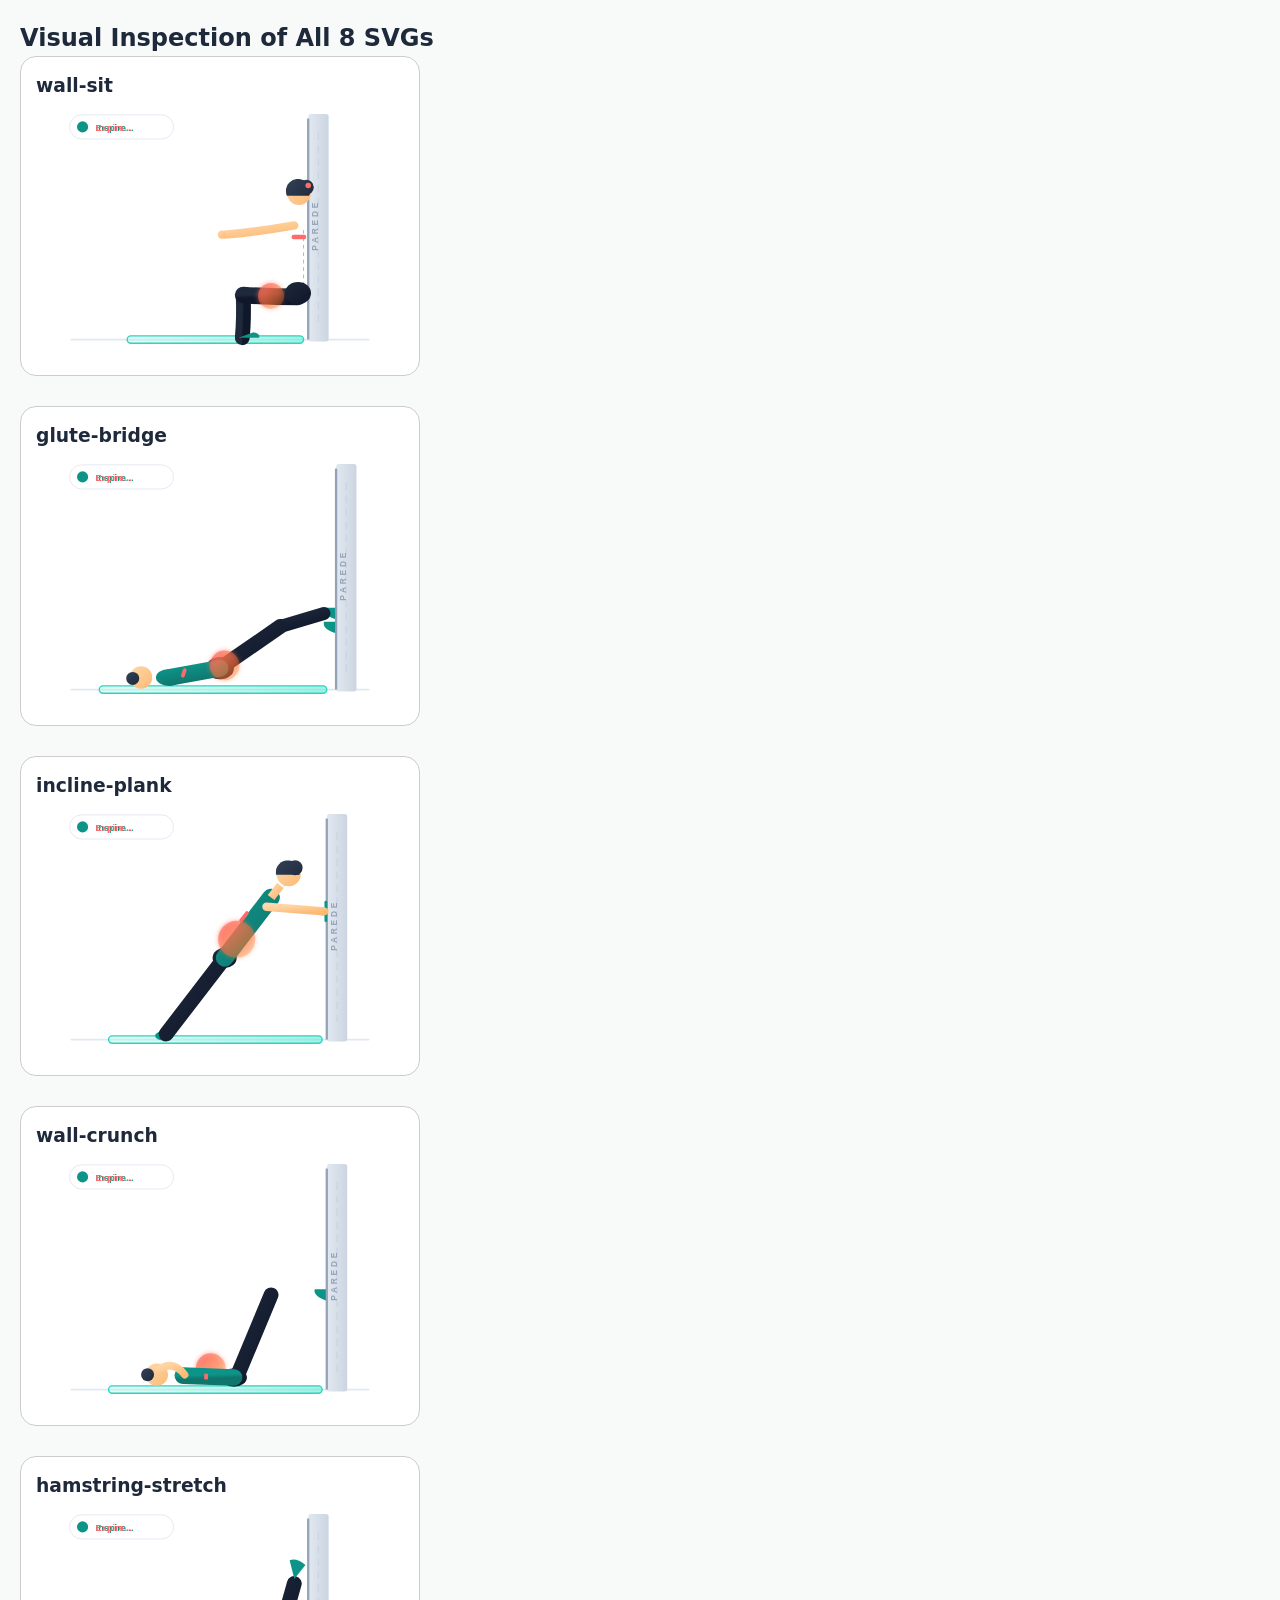
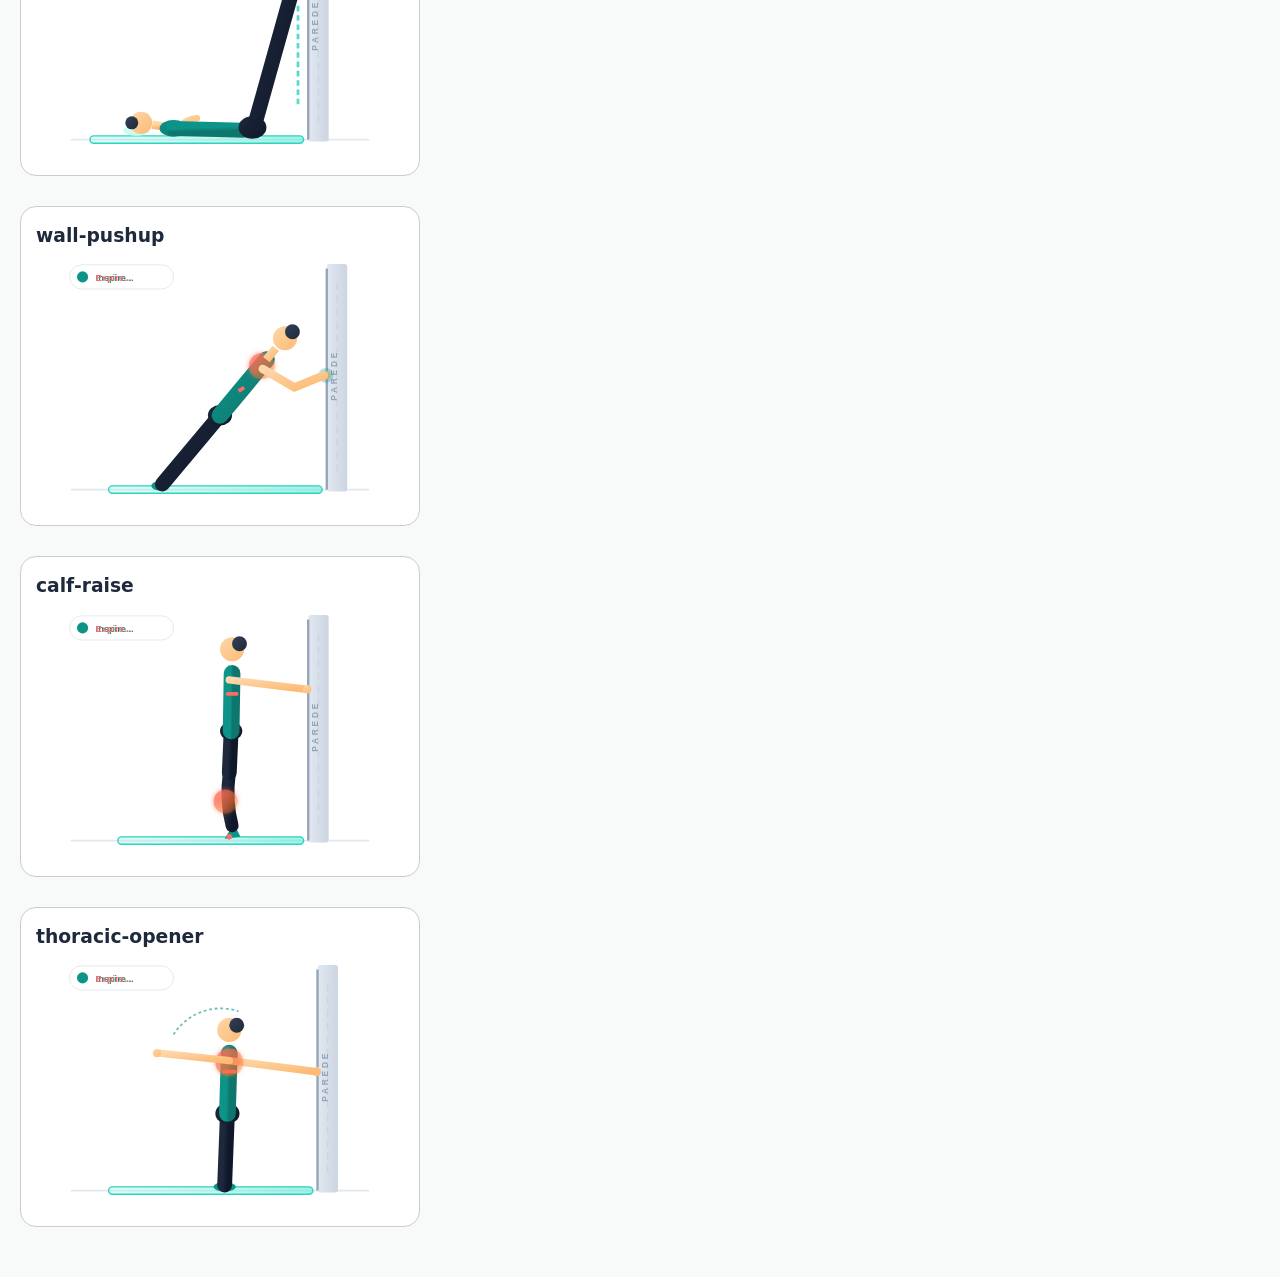
<file: test_all_svgs.html>
<!DOCTYPE html>
<html>
<head>
  <meta charset="UTF-8">
  <link rel="stylesheet" href="css/styles.css">
  <link rel="stylesheet" href="css/animations.css">
</head>
<body style="background: #F8FAF9; padding: 20px;">
  <h2>Visual Inspection of All 8 SVGs</h2>
  
    <div style="margin-bottom: 30px; background: white; padding: 15px; border-radius: 16px; border: 1px solid #ccc; max-width: 400px;">
      <h3>wall-sit</h3>
      <div style="width: 100%; height: 260px; background: #fff;">
        
      <svg viewBox="0 0 360 280" width="100%" height="100%" class="exercise-svg-root anim-wall-sit" xmlns="http://www.w3.org/2000/svg">
        
      <defs>
        <!-- Gradientes da Pele e Roupa da Silhueta -->
        <linearGradient id="skinGrad" x1="0%" y1="0%" x2="100%" y2="100%">
          <stop offset="0%" stop-color="#FED7AA" />
          <stop offset="100%" stop-color="#FDBA74" />
        </linearGradient>

        <linearGradient id="hairGrad" x1="0%" y1="0%" x2="100%" y2="100%">
          <stop offset="0%" stop-color="#334155" />
          <stop offset="100%" stop-color="#1E293B" />
        </linearGradient>

        <linearGradient id="topGrad" x1="0%" y1="0%" x2="100%" y2="100%">
          <stop offset="0%" stop-color="#0D9488" />
          <stop offset="100%" stop-color="#0F766E" />
        </linearGradient>

        <linearGradient id="leggingGrad" x1="0%" y1="0%" x2="100%" y2="100%">
          <stop offset="0%" stop-color="#1E293B" />
          <stop offset="100%" stop-color="#0F172A" />
        </linearGradient>

        <linearGradient id="matGrad" x1="0%" y1="0%" x2="100%" y2="0%">
          <stop offset="0%" stop-color="#99F6E4" stop-opacity="0.3" />
          <stop offset="100%" stop-color="#5EEAD4" stop-opacity="0.6" />
        </linearGradient>

        <linearGradient id="wallGrad" x1="0%" y1="0%" x2="100%" y2="0%">
          <stop offset="0%" stop-color="#E2E8F0" />
          <stop offset="100%" stop-color="#CBD5E1" />
        </linearGradient>

        <linearGradient id="glowGrad" x1="0%" y1="0%" x2="100%" y2="100%">
          <stop offset="0%" stop-color="#FF6B6B" stop-opacity="0.75" />
          <stop offset="100%" stop-color="#F97316" stop-opacity="0.2" />
        </linearGradient>

        <filter id="softGlow" x="-20%" y="-20%" width="140%" height="140%">
          <feGaussianBlur stdDeviation="3" result="blur" />
          <feComposite in="SourceGraphic" in2="blur" operator="over" />
        </filter>
      </defs>
    
        
      <!-- Piso do Estúdio -->
      <line x1="20" y1="258" x2="340" y2="258" stroke="#E2E8F0" stroke-width="2" stroke-linecap="round" />
      
      <!-- Tapete de Pilates (Mat) -->
      <rect x="80" y="254" width="190" height="8" rx="4" fill="url(#matGrad)" stroke="#2DD4BF" stroke-width="1.5" />
      
      <!-- Parede de Pilates com Textura -->
      <rect x="275" y="15" width="22" height="245" rx="3" fill="url(#wallGrad)" />
      <line x1="275" y1="20" x2="275" y2="258" stroke="#94A3B8" stroke-width="2.5" />
      <!-- Textura de Linha Guia Vertical da Parede -->
      <line x1="286" y1="35" x2="286" y2="245" stroke="#CBD5E1" stroke-width="1.5" stroke-dasharray="8,6" />
      
      <!-- Rótulo Parede -->
      <text x="286" y="135" font-family="'Plus Jakarta Sans', sans-serif" font-size="9" font-weight="800" fill="#94A3B8" text-anchor="middle" transform="rotate(-90 286 135)" letter-spacing="3">PAREDE</text>
    
        
      <g class="svg-breathing-pill" transform="translate(18, 16)">
        <rect x="0" y="0" width="112" height="26" rx="13" fill="#FFFFFF" fill-opacity="0.9" stroke="#E2E8F0" stroke-width="1" />
        <circle cx="14" cy="13" r="6" fill="#0D9488" class="svg-breathing-ring" />
        <text x="28" y="17" font-family="'Plus Jakarta Sans', sans-serif" font-size="10" font-weight="700" fill="#0D9488" class="breath-txt-inhale">Inspire...</text>
        <text x="28" y="17" font-family="'Plus Jakarta Sans', sans-serif" font-size="10" font-weight="700" fill="#FF6B6B" class="breath-txt-exhale">Expire...</text>
      </g>
    

        <!-- Linha Guia Postural (90 graus) -->
        <path d="M 270 140 L 270 215 L 210 215 L 210 256" fill="none" class="svg-posture-guide" />

        <!-- Silhueta Feminina Wall Sit -->
        <g class="figure-root">
          <!-- Pernas e Pés Fixos no Piso -->
          <g class="figure-shin">
            <!-- Canela / Perna Inferior (vertical) -->
            <path d="M 205 210 Q 206 235 204 256" stroke="url(#leggingGrad)" stroke-width="16" stroke-linecap="round" fill="none" />
            <!-- Pé / Sapatilha -->
            <path d="M 200 256 L 222 256 Q 224 252 216 250 Z" fill="#0D9488" />
          </g>

          <!-- Coxa que flexiona até 90 graus -->
          <g class="figure-thigh">
            <path d="M 264 212 Q 235 212 205 210" stroke="url(#leggingGrad)" stroke-width="18" stroke-linecap="round" fill="none" />
            <!-- Destaque muscular de ativação nos quadríceps -->
            <circle cx="235" cy="211" r="14" fill="url(#glowGrad)" filter="url(#softGlow)" />
          </g>

          <!-- Tronco e Cabeça (Deslizam na parede) -->
          <g class="figure-torso-group">
            <!-- Glúteos apoiados na parede -->
            <ellipse cx="264" cy="208" rx="14" ry="12" fill="url(#leggingGrad)" />
            
            <!-- Tronco / Coluna alinhada à parede -->
            <path d="M 265 205 L 265 130" stroke="url(#topGrad)" stroke-width="20" stroke-linecap="round" fill="none" />

            <!-- Faixa Coral Top Fitness -->
            <rect x="257" y="145" width="16" height="5" rx="2.5" fill="#FF6B6B" />

            <!-- Pescoço -->
            <line x1="265" y1="125" x2="265" y2="114" stroke="url(#skinGrad)" stroke-width="10" stroke-linecap="round" />

            <!-- Cabeça -->
            <circle cx="265" cy="100" r="13" fill="url(#skinGrad)" />
            
            <!-- Coque de Cabelo Fitness -->
            <circle cx="273" cy="94" r="8" fill="url(#hairGrad)" />
            <circle cx="264" cy="98" r="13" fill="url(#hairGrad)" clip-path="polygon(0 0, 100% 0, 100% 70%, 0 70%)" />
            <circle cx="275" cy="92" r="3" fill="#FF6B6B" /> <!-- Elástico coral -->

            <!-- Braços estendidos à frente para equilíbrio -->
            <g class="figure-arms">
              <path d="M 260 135 Q 220 142 185 145" stroke="url(#skinGrad)" stroke-width="9" stroke-linecap="round" fill="none" />
              <!-- Mãos delicadas -->
              <circle cx="182" cy="145" r="4.5" fill="url(#skinGrad)" />
            </g>
          </g>
        </g>
      </svg>
    
      </div>
    </div>
  
    <div style="margin-bottom: 30px; background: white; padding: 15px; border-radius: 16px; border: 1px solid #ccc; max-width: 400px;">
      <h3>glute-bridge</h3>
      <div style="width: 100%; height: 260px; background: #fff;">
        
      <svg viewBox="0 0 360 280" width="100%" height="100%" class="exercise-svg-root anim-glute-bridge" xmlns="http://www.w3.org/2000/svg">
        
      <defs>
        <!-- Gradientes da Pele e Roupa da Silhueta -->
        <linearGradient id="skinGrad" x1="0%" y1="0%" x2="100%" y2="100%">
          <stop offset="0%" stop-color="#FED7AA" />
          <stop offset="100%" stop-color="#FDBA74" />
        </linearGradient>

        <linearGradient id="hairGrad" x1="0%" y1="0%" x2="100%" y2="100%">
          <stop offset="0%" stop-color="#334155" />
          <stop offset="100%" stop-color="#1E293B" />
        </linearGradient>

        <linearGradient id="topGrad" x1="0%" y1="0%" x2="100%" y2="100%">
          <stop offset="0%" stop-color="#0D9488" />
          <stop offset="100%" stop-color="#0F766E" />
        </linearGradient>

        <linearGradient id="leggingGrad" x1="0%" y1="0%" x2="100%" y2="100%">
          <stop offset="0%" stop-color="#1E293B" />
          <stop offset="100%" stop-color="#0F172A" />
        </linearGradient>

        <linearGradient id="matGrad" x1="0%" y1="0%" x2="100%" y2="0%">
          <stop offset="0%" stop-color="#99F6E4" stop-opacity="0.3" />
          <stop offset="100%" stop-color="#5EEAD4" stop-opacity="0.6" />
        </linearGradient>

        <linearGradient id="wallGrad" x1="0%" y1="0%" x2="100%" y2="0%">
          <stop offset="0%" stop-color="#E2E8F0" />
          <stop offset="100%" stop-color="#CBD5E1" />
        </linearGradient>

        <linearGradient id="glowGrad" x1="0%" y1="0%" x2="100%" y2="100%">
          <stop offset="0%" stop-color="#FF6B6B" stop-opacity="0.75" />
          <stop offset="100%" stop-color="#F97316" stop-opacity="0.2" />
        </linearGradient>

        <filter id="softGlow" x="-20%" y="-20%" width="140%" height="140%">
          <feGaussianBlur stdDeviation="3" result="blur" />
          <feComposite in="SourceGraphic" in2="blur" operator="over" />
        </filter>
      </defs>
    
        
      <!-- Piso do Estúdio -->
      <line x1="20" y1="258" x2="340" y2="258" stroke="#E2E8F0" stroke-width="2" stroke-linecap="round" />
      
      <!-- Tapete de Pilates (Mat) -->
      <rect x="50" y="254" width="245" height="8" rx="4" fill="url(#matGrad)" stroke="#2DD4BF" stroke-width="1.5" />
      
      <!-- Parede de Pilates com Textura -->
      <rect x="305" y="15" width="22" height="245" rx="3" fill="url(#wallGrad)" />
      <line x1="305" y1="20" x2="305" y2="258" stroke="#94A3B8" stroke-width="2.5" />
      <!-- Textura de Linha Guia Vertical da Parede -->
      <line x1="316" y1="35" x2="316" y2="245" stroke="#CBD5E1" stroke-width="1.5" stroke-dasharray="8,6" />
      
      <!-- Rótulo Parede -->
      <text x="316" y="135" font-family="'Plus Jakarta Sans', sans-serif" font-size="9" font-weight="800" fill="#94A3B8" text-anchor="middle" transform="rotate(-90 316 135)" letter-spacing="3">PAREDE</text>
    
        
      <g class="svg-breathing-pill" transform="translate(18, 16)">
        <rect x="0" y="0" width="112" height="26" rx="13" fill="#FFFFFF" fill-opacity="0.9" stroke="#E2E8F0" stroke-width="1" />
        <circle cx="14" cy="13" r="6" fill="#0D9488" class="svg-breathing-ring" />
        <text x="28" y="17" font-family="'Plus Jakarta Sans', sans-serif" font-size="10" font-weight="700" fill="#0D9488" class="breath-txt-inhale">Inspire...</text>
        <text x="28" y="17" font-family="'Plus Jakarta Sans', sans-serif" font-size="10" font-weight="700" fill="#FF6B6B" class="breath-txt-exhale">Expire...</text>
      </g>
    

        <!-- Silhueta Deitada com Pés na Parede -->
        <g class="figure-root">
          <!-- Cabeça e Ombros no chão (fixos) -->
          <circle cx="95" cy="245" r="12" fill="url(#skinGrad)" />
          <circle cx="86" cy="246" r="7" fill="url(#hairGrad)" /> <!-- Coque -->
          <line x1="105" y1="247" x2="118" y2="247" stroke="url(#skinGrad)" stroke-width="9" />
          
          <!-- Braços estendidos ao longo do corpo no chão -->
          <line x1="118" y1="249" x2="175" y2="249" stroke="url(#skinGrad)" stroke-width="8" stroke-linecap="round" />

          <!-- Parte Superior do Peito apoiada no chão -->
          <ellipse cx="125" cy="245" rx="14" ry="9" fill="url(#topGrad)" />

          <!-- Pés apoiados firmemente na parede -->
          <g class="figure-wall-feet">
            <path d="M 304 170 L 292 170 Q 290 178 304 182 Z" fill="#0D9488" />
            <path d="M 304 185 L 292 185 Q 290 193 304 197 Z" fill="#0D9488" />
          </g>

          <!-- Grupo Pélvis + Coxas + Tronco Médio (Eleva-se em arco) -->
          <g class="figure-pelvis-group">
            <!-- Canelas partindo da parede -->
            <path d="M 292 176 L 245 190" stroke="url(#leggingGrad)" stroke-width="14" stroke-linecap="round" />
            
            <!-- Joelho e Coxas em direção à pelve -->
            <path d="M 245 190 L 180 235" stroke="url(#leggingGrad)" stroke-width="16" stroke-linecap="round" />

            <!-- Pelve / Quadril que sobe -->
            <ellipse cx="180" cy="235" rx="15" ry="12" fill="url(#leggingGrad)" />

            <!-- Tronco conectando ombros ao quadril -->
            <path d="M 125 245 L 180 235" stroke="url(#topGrad)" stroke-width="18" stroke-linecap="round" />
            
            <!-- Faixa Coral do Top -->
            <line x1="140" y1="243" x2="142" y2="237" stroke="#FF6B6B" stroke-width="4" stroke-linecap="round" />

            <!-- Destaque Ativo de Glúteo e Core -->
            <circle cx="185" cy="232" r="16" fill="url(#glowGrad)" filter="url(#softGlow)" class="core-pulse" />
          </g>
        </g>
      </svg>
    
      </div>
    </div>
  
    <div style="margin-bottom: 30px; background: white; padding: 15px; border-radius: 16px; border: 1px solid #ccc; max-width: 400px;">
      <h3>incline-plank</h3>
      <div style="width: 100%; height: 260px; background: #fff;">
        
      <svg viewBox="0 0 360 280" width="100%" height="100%" class="exercise-svg-root anim-incline-plank" xmlns="http://www.w3.org/2000/svg">
        
      <defs>
        <!-- Gradientes da Pele e Roupa da Silhueta -->
        <linearGradient id="skinGrad" x1="0%" y1="0%" x2="100%" y2="100%">
          <stop offset="0%" stop-color="#FED7AA" />
          <stop offset="100%" stop-color="#FDBA74" />
        </linearGradient>

        <linearGradient id="hairGrad" x1="0%" y1="0%" x2="100%" y2="100%">
          <stop offset="0%" stop-color="#334155" />
          <stop offset="100%" stop-color="#1E293B" />
        </linearGradient>

        <linearGradient id="topGrad" x1="0%" y1="0%" x2="100%" y2="100%">
          <stop offset="0%" stop-color="#0D9488" />
          <stop offset="100%" stop-color="#0F766E" />
        </linearGradient>

        <linearGradient id="leggingGrad" x1="0%" y1="0%" x2="100%" y2="100%">
          <stop offset="0%" stop-color="#1E293B" />
          <stop offset="100%" stop-color="#0F172A" />
        </linearGradient>

        <linearGradient id="matGrad" x1="0%" y1="0%" x2="100%" y2="0%">
          <stop offset="0%" stop-color="#99F6E4" stop-opacity="0.3" />
          <stop offset="100%" stop-color="#5EEAD4" stop-opacity="0.6" />
        </linearGradient>

        <linearGradient id="wallGrad" x1="0%" y1="0%" x2="100%" y2="0%">
          <stop offset="0%" stop-color="#E2E8F0" />
          <stop offset="100%" stop-color="#CBD5E1" />
        </linearGradient>

        <linearGradient id="glowGrad" x1="0%" y1="0%" x2="100%" y2="100%">
          <stop offset="0%" stop-color="#FF6B6B" stop-opacity="0.75" />
          <stop offset="100%" stop-color="#F97316" stop-opacity="0.2" />
        </linearGradient>

        <filter id="softGlow" x="-20%" y="-20%" width="140%" height="140%">
          <feGaussianBlur stdDeviation="3" result="blur" />
          <feComposite in="SourceGraphic" in2="blur" operator="over" />
        </filter>
      </defs>
    
        
      <!-- Piso do Estúdio -->
      <line x1="20" y1="258" x2="340" y2="258" stroke="#E2E8F0" stroke-width="2" stroke-linecap="round" />
      
      <!-- Tapete de Pilates (Mat) -->
      <rect x="60" y="254" width="230" height="8" rx="4" fill="url(#matGrad)" stroke="#2DD4BF" stroke-width="1.5" />
      
      <!-- Parede de Pilates com Textura -->
      <rect x="295" y="15" width="22" height="245" rx="3" fill="url(#wallGrad)" />
      <line x1="295" y1="20" x2="295" y2="258" stroke="#94A3B8" stroke-width="2.5" />
      <!-- Textura de Linha Guia Vertical da Parede -->
      <line x1="306" y1="35" x2="306" y2="245" stroke="#CBD5E1" stroke-width="1.5" stroke-dasharray="8,6" />
      
      <!-- Rótulo Parede -->
      <text x="306" y="135" font-family="'Plus Jakarta Sans', sans-serif" font-size="9" font-weight="800" fill="#94A3B8" text-anchor="middle" transform="rotate(-90 306 135)" letter-spacing="3">PAREDE</text>
    
        
      <g class="svg-breathing-pill" transform="translate(18, 16)">
        <rect x="0" y="0" width="112" height="26" rx="13" fill="#FFFFFF" fill-opacity="0.9" stroke="#E2E8F0" stroke-width="1" />
        <circle cx="14" cy="13" r="6" fill="#0D9488" class="svg-breathing-ring" />
        <text x="28" y="17" font-family="'Plus Jakarta Sans', sans-serif" font-size="10" font-weight="700" fill="#0D9488" class="breath-txt-inhale">Inspire...</text>
        <text x="28" y="17" font-family="'Plus Jakarta Sans', sans-serif" font-size="10" font-weight="700" fill="#FF6B6B" class="breath-txt-exhale">Expire...</text>
      </g>
    

        <!-- Linha Guia de Alinhamento Cabeça-Calcanhar -->
        <line x1="120" y1="256" x2="255" y2="85" class="svg-posture-guide" />

        <!-- Silhueta em Prancha Inclinada -->
        <g class="figure-root">
          <!-- Apoio das Mãos na Parede -->
          <circle cx="292" cy="120" r="5" fill="url(#skinGrad)" />
          <line x1="294" y1="110" x2="294" y2="130" stroke="#0D9488" stroke-width="3" stroke-linecap="round" />

          <!-- Corpo Todo Inclinado em Bloco -->
          <g class="figure-body-lean">
            <!-- Calcanhares / Pés apoiados no chão -->
            <ellipse cx="120" cy="254" rx="10" ry="5" fill="#0D9488" />

            <!-- Pernas / Legging (em ângulo perfeito) -->
            <path d="M 122 252 L 185 170" stroke="url(#leggingGrad)" stroke-width="16" stroke-linecap="round" />

            <!-- Pelve e Glúteos -->
            <ellipse cx="185" cy="170" rx="13" ry="11" fill="url(#leggingGrad)" />

            <!-- Tronco / Abdômen Ativado -->
            <path d="M 185 170 L 235 105" stroke="url(#topGrad)" stroke-width="19" stroke-linecap="round" />
            <rect x="200" y="130" width="14" height="4" rx="2" fill="#FF6B6B" transform="rotate(-52 200 130)" />

            <!-- Pulso de Core / Transverso Abdominal -->
            <circle cx="198" cy="150" r="20" fill="url(#glowGrad)" filter="url(#softGlow)" class="core-wave" />

            <!-- Pescoço e Cabeça alinhada -->
            <line x1="235" y1="105" x2="245" y2="92" stroke="url(#skinGrad)" stroke-width="9" />
            <circle cx="254" cy="80" r="13" fill="url(#skinGrad)" />
            <circle cx="261" cy="73" r="8" fill="url(#hairGrad)" /> <!-- Coque -->
            <circle cx="253" cy="78" r="13" fill="url(#hairGrad)" clip-path="polygon(0 0, 100% 0, 100% 60%, 0 60%)" />

            <!-- Braços estendidos empurrando a parede -->
            <path d="M 230 115 L 292 120" stroke="url(#skinGrad)" stroke-width="9" stroke-linecap="round" />
          </g>
        </g>
      </svg>
    
      </div>
    </div>
  
    <div style="margin-bottom: 30px; background: white; padding: 15px; border-radius: 16px; border: 1px solid #ccc; max-width: 400px;">
      <h3>wall-crunch</h3>
      <div style="width: 100%; height: 260px; background: #fff;">
        
      <svg viewBox="0 0 360 280" width="100%" height="100%" class="exercise-svg-root anim-wall-crunch" xmlns="http://www.w3.org/2000/svg">
        
      <defs>
        <!-- Gradientes da Pele e Roupa da Silhueta -->
        <linearGradient id="skinGrad" x1="0%" y1="0%" x2="100%" y2="100%">
          <stop offset="0%" stop-color="#FED7AA" />
          <stop offset="100%" stop-color="#FDBA74" />
        </linearGradient>

        <linearGradient id="hairGrad" x1="0%" y1="0%" x2="100%" y2="100%">
          <stop offset="0%" stop-color="#334155" />
          <stop offset="100%" stop-color="#1E293B" />
        </linearGradient>

        <linearGradient id="topGrad" x1="0%" y1="0%" x2="100%" y2="100%">
          <stop offset="0%" stop-color="#0D9488" />
          <stop offset="100%" stop-color="#0F766E" />
        </linearGradient>

        <linearGradient id="leggingGrad" x1="0%" y1="0%" x2="100%" y2="100%">
          <stop offset="0%" stop-color="#1E293B" />
          <stop offset="100%" stop-color="#0F172A" />
        </linearGradient>

        <linearGradient id="matGrad" x1="0%" y1="0%" x2="100%" y2="0%">
          <stop offset="0%" stop-color="#99F6E4" stop-opacity="0.3" />
          <stop offset="100%" stop-color="#5EEAD4" stop-opacity="0.6" />
        </linearGradient>

        <linearGradient id="wallGrad" x1="0%" y1="0%" x2="100%" y2="0%">
          <stop offset="0%" stop-color="#E2E8F0" />
          <stop offset="100%" stop-color="#CBD5E1" />
        </linearGradient>

        <linearGradient id="glowGrad" x1="0%" y1="0%" x2="100%" y2="100%">
          <stop offset="0%" stop-color="#FF6B6B" stop-opacity="0.75" />
          <stop offset="100%" stop-color="#F97316" stop-opacity="0.2" />
        </linearGradient>

        <filter id="softGlow" x="-20%" y="-20%" width="140%" height="140%">
          <feGaussianBlur stdDeviation="3" result="blur" />
          <feComposite in="SourceGraphic" in2="blur" operator="over" />
        </filter>
      </defs>
    
        
      <!-- Piso do Estúdio -->
      <line x1="20" y1="258" x2="340" y2="258" stroke="#E2E8F0" stroke-width="2" stroke-linecap="round" />
      
      <!-- Tapete de Pilates (Mat) -->
      <rect x="60" y="254" width="230" height="8" rx="4" fill="url(#matGrad)" stroke="#2DD4BF" stroke-width="1.5" />
      
      <!-- Parede de Pilates com Textura -->
      <rect x="295" y="15" width="22" height="245" rx="3" fill="url(#wallGrad)" />
      <line x1="295" y1="20" x2="295" y2="258" stroke="#94A3B8" stroke-width="2.5" />
      <!-- Textura de Linha Guia Vertical da Parede -->
      <line x1="306" y1="35" x2="306" y2="245" stroke="#CBD5E1" stroke-width="1.5" stroke-dasharray="8,6" />
      
      <!-- Rótulo Parede -->
      <text x="306" y="135" font-family="'Plus Jakarta Sans', sans-serif" font-size="9" font-weight="800" fill="#94A3B8" text-anchor="middle" transform="rotate(-90 306 135)" letter-spacing="3">PAREDE</text>
    
        
      <g class="svg-breathing-pill" transform="translate(18, 16)">
        <rect x="0" y="0" width="112" height="26" rx="13" fill="#FFFFFF" fill-opacity="0.9" stroke="#E2E8F0" stroke-width="1" />
        <circle cx="14" cy="13" r="6" fill="#0D9488" class="svg-breathing-ring" />
        <text x="28" y="17" font-family="'Plus Jakarta Sans', sans-serif" font-size="10" font-weight="700" fill="#0D9488" class="breath-txt-inhale">Inspire...</text>
        <text x="28" y="17" font-family="'Plus Jakarta Sans', sans-serif" font-size="10" font-weight="700" fill="#FF6B6B" class="breath-txt-exhale">Expire...</text>
      </g>
    

        <g class="figure-root">
          <!-- Pés apoiados na parede a 90 graus (fixos) -->
          <g class="figure-wall-feet">
            <path d="M 294 150 L 282 150 Q 280 157 294 162 Z" fill="#0D9488" />
          </g>

          <!-- Pernas a 90 Graus (fixas) -->
          <path d="M 284 156 L 235 156" stroke="url(#leggingGrad)" stroke-width="14" stroke-linecap="round" /> <!-- Canela horizontal -->
          <path d="M 235 156 L 200 240" stroke="url(#leggingGrad)" stroke-width="16" stroke-linecap="round" /> <!-- Coxa descendo ao chão -->
          
          <!-- Pelve no chão -->
          <ellipse cx="195" cy="245" rx="14" ry="10" fill="url(#leggingGrad)" />

          <!-- Destaque de Contração Abdominal (Core Heat) -->
          <circle cx="170" cy="235" r="16" fill="url(#glowGrad)" filter="url(#softGlow)" />

          <!-- Tronco Superior e Cabeça que fletem em Crunch -->
          <g class="figure-crunch-upper">
            <!-- Torso / Top -->
            <path d="M 195 245 L 140 243" stroke="url(#topGrad)" stroke-width="18" stroke-linecap="round" />
            <line x1="165" y1="241" x2="165" y2="247" stroke="#FF6B6B" stroke-width="4" />

            <!-- Pescoço -->
            <line x1="135" y1="243" x2="122" y2="243" stroke="url(#skinGrad)" stroke-width="9" />

            <!-- Cabeça -->
            <circle cx="112" cy="242" r="12" fill="url(#skinGrad)" />
            <circle cx="102" cy="242" r="7" fill="url(#hairGrad)" />

            <!-- Braços flexionados com mãos atrás da cabeça -->
            <g class="figure-crunch-arms">
              <path d="M 142 242 Q 130 226 114 236" stroke="url(#skinGrad)" stroke-width="8" stroke-linecap="round" fill="none" />
            </g>
          </g>
        </g>
      </svg>
    
      </div>
    </div>
  
    <div style="margin-bottom: 30px; background: white; padding: 15px; border-radius: 16px; border: 1px solid #ccc; max-width: 400px;">
      <h3>hamstring-stretch</h3>
      <div style="width: 100%; height: 260px; background: #fff;">
        
      <svg viewBox="0 0 360 280" width="100%" height="100%" class="exercise-svg-root anim-hamstring-stretch" xmlns="http://www.w3.org/2000/svg">
        
      <defs>
        <!-- Gradientes da Pele e Roupa da Silhueta -->
        <linearGradient id="skinGrad" x1="0%" y1="0%" x2="100%" y2="100%">
          <stop offset="0%" stop-color="#FED7AA" />
          <stop offset="100%" stop-color="#FDBA74" />
        </linearGradient>

        <linearGradient id="hairGrad" x1="0%" y1="0%" x2="100%" y2="100%">
          <stop offset="0%" stop-color="#334155" />
          <stop offset="100%" stop-color="#1E293B" />
        </linearGradient>

        <linearGradient id="topGrad" x1="0%" y1="0%" x2="100%" y2="100%">
          <stop offset="0%" stop-color="#0D9488" />
          <stop offset="100%" stop-color="#0F766E" />
        </linearGradient>

        <linearGradient id="leggingGrad" x1="0%" y1="0%" x2="100%" y2="100%">
          <stop offset="0%" stop-color="#1E293B" />
          <stop offset="100%" stop-color="#0F172A" />
        </linearGradient>

        <linearGradient id="matGrad" x1="0%" y1="0%" x2="100%" y2="0%">
          <stop offset="0%" stop-color="#99F6E4" stop-opacity="0.3" />
          <stop offset="100%" stop-color="#5EEAD4" stop-opacity="0.6" />
        </linearGradient>

        <linearGradient id="wallGrad" x1="0%" y1="0%" x2="100%" y2="0%">
          <stop offset="0%" stop-color="#E2E8F0" />
          <stop offset="100%" stop-color="#CBD5E1" />
        </linearGradient>

        <linearGradient id="glowGrad" x1="0%" y1="0%" x2="100%" y2="100%">
          <stop offset="0%" stop-color="#FF6B6B" stop-opacity="0.75" />
          <stop offset="100%" stop-color="#F97316" stop-opacity="0.2" />
        </linearGradient>

        <filter id="softGlow" x="-20%" y="-20%" width="140%" height="140%">
          <feGaussianBlur stdDeviation="3" result="blur" />
          <feComposite in="SourceGraphic" in2="blur" operator="over" />
        </filter>
      </defs>
    
        
      <!-- Piso do Estúdio -->
      <line x1="20" y1="258" x2="340" y2="258" stroke="#E2E8F0" stroke-width="2" stroke-linecap="round" />
      
      <!-- Tapete de Pilates (Mat) -->
      <rect x="40" y="254" width="230" height="8" rx="4" fill="url(#matGrad)" stroke="#2DD4BF" stroke-width="1.5" />
      
      <!-- Parede de Pilates com Textura -->
      <rect x="275" y="15" width="22" height="245" rx="3" fill="url(#wallGrad)" />
      <line x1="275" y1="20" x2="275" y2="258" stroke="#94A3B8" stroke-width="2.5" />
      <!-- Textura de Linha Guia Vertical da Parede -->
      <line x1="286" y1="35" x2="286" y2="245" stroke="#CBD5E1" stroke-width="1.5" stroke-dasharray="8,6" />
      
      <!-- Rótulo Parede -->
      <text x="286" y="135" font-family="'Plus Jakarta Sans', sans-serif" font-size="9" font-weight="800" fill="#94A3B8" text-anchor="middle" transform="rotate(-90 286 135)" letter-spacing="3">PAREDE</text>
    
        
      <g class="svg-breathing-pill" transform="translate(18, 16)">
        <rect x="0" y="0" width="112" height="26" rx="13" fill="#FFFFFF" fill-opacity="0.9" stroke="#E2E8F0" stroke-width="1" />
        <circle cx="14" cy="13" r="6" fill="#0D9488" class="svg-breathing-ring" />
        <text x="28" y="17" font-family="'Plus Jakarta Sans', sans-serif" font-size="10" font-weight="700" fill="#0D9488" class="breath-txt-inhale">Inspire...</text>
        <text x="28" y="17" font-family="'Plus Jakarta Sans', sans-serif" font-size="10" font-weight="700" fill="#FF6B6B" class="breath-txt-exhale">Expire...</text>
      </g>
    

        <!-- Silhueta Deitada em L com Pernas na Parede -->
        <g class="figure-root">
          <!-- Tronco deitado relaxado no tapete -->
          <g class="figure-stretch-chest">
            <!-- Cabeça com travesseiro de conforto -->
            <ellipse cx="90" cy="248" rx="14" ry="6" fill="#CCFBF1" />
            <circle cx="95" cy="240" r="12" fill="url(#skinGrad)" />
            <circle cx="85" cy="240" r="7" fill="url(#hairGrad)" />

            <!-- Pescoço e Ombros -->
            <line x1="107" y1="242" x2="120" y2="244" stroke="url(#skinGrad)" stroke-width="9" />
            <ellipse cx="130" cy="246" rx="15" ry="9" fill="url(#topGrad)" />

            <!-- Braços abertos em cruz relaxados -->
            <path d="M 130 248 Q 145 235 155 235" stroke="url(#skinGrad)" stroke-width="7" stroke-linecap="round" fill="none" />

            <!-- Torso alongado -->
            <path d="M 130 246 L 205 248" stroke="url(#topGrad)" stroke-width="16" stroke-linecap="round" />
          </g>

          <!-- Pelve encostada na base da parede -->
          <ellipse cx="215" cy="245" rx="15" ry="12" fill="url(#leggingGrad)" />

          <!-- Pernas estendidas verticalmente na parede -->
          <g class="figure-legs-up">
            <path d="M 218 240 L 260 90" stroke="url(#leggingGrad)" stroke-width="16" stroke-linecap="round" />
            
            <!-- Aura de Drenagem Linfática / Alívio nas Pernas -->
            <path d="M 264 220 L 264 110" stroke="#2DD4BF" stroke-width="3" stroke-dasharray="6,4" opacity="0.8" />

            <!-- Pés na parede que fletem suavemente -->
            <g class="figure-feet-flex">
              <path d="M 260 85 L 255 65 Q 262 62 272 70 Z" fill="#0D9488" />
            </g>
          </g>
        </g>
      </svg>
    
      </div>
    </div>
  
    <div style="margin-bottom: 30px; background: white; padding: 15px; border-radius: 16px; border: 1px solid #ccc; max-width: 400px;">
      <h3>wall-pushup</h3>
      <div style="width: 100%; height: 260px; background: #fff;">
        
      <svg viewBox="0 0 360 280" width="100%" height="100%" class="exercise-svg-root anim-wall-pushup" xmlns="http://www.w3.org/2000/svg">
        
      <defs>
        <!-- Gradientes da Pele e Roupa da Silhueta -->
        <linearGradient id="skinGrad" x1="0%" y1="0%" x2="100%" y2="100%">
          <stop offset="0%" stop-color="#FED7AA" />
          <stop offset="100%" stop-color="#FDBA74" />
        </linearGradient>

        <linearGradient id="hairGrad" x1="0%" y1="0%" x2="100%" y2="100%">
          <stop offset="0%" stop-color="#334155" />
          <stop offset="100%" stop-color="#1E293B" />
        </linearGradient>

        <linearGradient id="topGrad" x1="0%" y1="0%" x2="100%" y2="100%">
          <stop offset="0%" stop-color="#0D9488" />
          <stop offset="100%" stop-color="#0F766E" />
        </linearGradient>

        <linearGradient id="leggingGrad" x1="0%" y1="0%" x2="100%" y2="100%">
          <stop offset="0%" stop-color="#1E293B" />
          <stop offset="100%" stop-color="#0F172A" />
        </linearGradient>

        <linearGradient id="matGrad" x1="0%" y1="0%" x2="100%" y2="0%">
          <stop offset="0%" stop-color="#99F6E4" stop-opacity="0.3" />
          <stop offset="100%" stop-color="#5EEAD4" stop-opacity="0.6" />
        </linearGradient>

        <linearGradient id="wallGrad" x1="0%" y1="0%" x2="100%" y2="0%">
          <stop offset="0%" stop-color="#E2E8F0" />
          <stop offset="100%" stop-color="#CBD5E1" />
        </linearGradient>

        <linearGradient id="glowGrad" x1="0%" y1="0%" x2="100%" y2="100%">
          <stop offset="0%" stop-color="#FF6B6B" stop-opacity="0.75" />
          <stop offset="100%" stop-color="#F97316" stop-opacity="0.2" />
        </linearGradient>

        <filter id="softGlow" x="-20%" y="-20%" width="140%" height="140%">
          <feGaussianBlur stdDeviation="3" result="blur" />
          <feComposite in="SourceGraphic" in2="blur" operator="over" />
        </filter>
      </defs>
    
        
      <!-- Piso do Estúdio -->
      <line x1="20" y1="258" x2="340" y2="258" stroke="#E2E8F0" stroke-width="2" stroke-linecap="round" />
      
      <!-- Tapete de Pilates (Mat) -->
      <rect x="60" y="254" width="230" height="8" rx="4" fill="url(#matGrad)" stroke="#2DD4BF" stroke-width="1.5" />
      
      <!-- Parede de Pilates com Textura -->
      <rect x="295" y="15" width="22" height="245" rx="3" fill="url(#wallGrad)" />
      <line x1="295" y1="20" x2="295" y2="258" stroke="#94A3B8" stroke-width="2.5" />
      <!-- Textura de Linha Guia Vertical da Parede -->
      <line x1="306" y1="35" x2="306" y2="245" stroke="#CBD5E1" stroke-width="1.5" stroke-dasharray="8,6" />
      
      <!-- Rótulo Parede -->
      <text x="306" y="135" font-family="'Plus Jakarta Sans', sans-serif" font-size="9" font-weight="800" fill="#94A3B8" text-anchor="middle" transform="rotate(-90 306 135)" letter-spacing="3">PAREDE</text>
    
        
      <g class="svg-breathing-pill" transform="translate(18, 16)">
        <rect x="0" y="0" width="112" height="26" rx="13" fill="#FFFFFF" fill-opacity="0.9" stroke="#E2E8F0" stroke-width="1" />
        <circle cx="14" cy="13" r="6" fill="#0D9488" class="svg-breathing-ring" />
        <text x="28" y="17" font-family="'Plus Jakarta Sans', sans-serif" font-size="10" font-weight="700" fill="#0D9488" class="breath-txt-inhale">Inspire...</text>
        <text x="28" y="17" font-family="'Plus Jakarta Sans', sans-serif" font-size="10" font-weight="700" fill="#FF6B6B" class="breath-txt-exhale">Expire...</text>
      </g>
    

        <g class="figure-root">
          <!-- Pontos de Apoio das Mãos na Parede -->
          <circle cx="294" cy="135" r="5" fill="url(#skinGrad)" />
          <circle cx="294" cy="135" r="8" fill="#0D9488" fill-opacity="0.3" />

          <!-- Corpo Rígido Inclinado que aproxima o peito -->
          <g class="figure-push-body">
            <!-- Calcanhares no chão -->
            <ellipse cx="115" cy="254" rx="9" ry="5" fill="#0D9488" />

            <!-- Pernas e Quadril -->
            <path d="M 118 252 L 180 178" stroke="url(#leggingGrad)" stroke-width="16" stroke-linecap="round" />
            <ellipse cx="180" cy="178" rx="13" ry="11" fill="url(#leggingGrad)" />

            <!-- Tronco / Peitoral -->
            <path d="M 180 178 L 230 118" stroke="url(#topGrad)" stroke-width="18" stroke-linecap="round" />
            <line x1="200" y1="152" x2="206" y2="148" stroke="#FF6B6B" stroke-width="4" />

            <!-- Destaque Muscular nos Braços e Peitoral -->
            <circle cx="225" cy="125" r="14" fill="url(#glowGrad)" filter="url(#softGlow)" />

            <!-- Pescoço e Cabeça -->
            <line x1="230" y1="118" x2="240" y2="106" stroke="url(#skinGrad)" stroke-width="9" />
            <circle cx="250" cy="95" r="13" fill="url(#skinGrad)" />
            <circle cx="258" cy="88" r="8" fill="url(#hairGrad)" />

            <!-- Braços articulados para flexão -->
            <g class="figure-push-arms">
              <path d="M 226 128 L 260 148 L 292 135" stroke="url(#skinGrad)" stroke-width="9" stroke-linecap="round" stroke-linejoin="round" fill="none" />
            </g>
          </g>
        </g>
      </svg>
    
      </div>
    </div>
  
    <div style="margin-bottom: 30px; background: white; padding: 15px; border-radius: 16px; border: 1px solid #ccc; max-width: 400px;">
      <h3>calf-raise</h3>
      <div style="width: 100%; height: 260px; background: #fff;">
        
      <svg viewBox="0 0 360 280" width="100%" height="100%" class="exercise-svg-root anim-calf-raise" xmlns="http://www.w3.org/2000/svg">
        
      <defs>
        <!-- Gradientes da Pele e Roupa da Silhueta -->
        <linearGradient id="skinGrad" x1="0%" y1="0%" x2="100%" y2="100%">
          <stop offset="0%" stop-color="#FED7AA" />
          <stop offset="100%" stop-color="#FDBA74" />
        </linearGradient>

        <linearGradient id="hairGrad" x1="0%" y1="0%" x2="100%" y2="100%">
          <stop offset="0%" stop-color="#334155" />
          <stop offset="100%" stop-color="#1E293B" />
        </linearGradient>

        <linearGradient id="topGrad" x1="0%" y1="0%" x2="100%" y2="100%">
          <stop offset="0%" stop-color="#0D9488" />
          <stop offset="100%" stop-color="#0F766E" />
        </linearGradient>

        <linearGradient id="leggingGrad" x1="0%" y1="0%" x2="100%" y2="100%">
          <stop offset="0%" stop-color="#1E293B" />
          <stop offset="100%" stop-color="#0F172A" />
        </linearGradient>

        <linearGradient id="matGrad" x1="0%" y1="0%" x2="100%" y2="0%">
          <stop offset="0%" stop-color="#99F6E4" stop-opacity="0.3" />
          <stop offset="100%" stop-color="#5EEAD4" stop-opacity="0.6" />
        </linearGradient>

        <linearGradient id="wallGrad" x1="0%" y1="0%" x2="100%" y2="0%">
          <stop offset="0%" stop-color="#E2E8F0" />
          <stop offset="100%" stop-color="#CBD5E1" />
        </linearGradient>

        <linearGradient id="glowGrad" x1="0%" y1="0%" x2="100%" y2="100%">
          <stop offset="0%" stop-color="#FF6B6B" stop-opacity="0.75" />
          <stop offset="100%" stop-color="#F97316" stop-opacity="0.2" />
        </linearGradient>

        <filter id="softGlow" x="-20%" y="-20%" width="140%" height="140%">
          <feGaussianBlur stdDeviation="3" result="blur" />
          <feComposite in="SourceGraphic" in2="blur" operator="over" />
        </filter>
      </defs>
    
        
      <!-- Piso do Estúdio -->
      <line x1="20" y1="258" x2="340" y2="258" stroke="#E2E8F0" stroke-width="2" stroke-linecap="round" />
      
      <!-- Tapete de Pilates (Mat) -->
      <rect x="70" y="254" width="200" height="8" rx="4" fill="url(#matGrad)" stroke="#2DD4BF" stroke-width="1.5" />
      
      <!-- Parede de Pilates com Textura -->
      <rect x="275" y="15" width="22" height="245" rx="3" fill="url(#wallGrad)" />
      <line x1="275" y1="20" x2="275" y2="258" stroke="#94A3B8" stroke-width="2.5" />
      <!-- Textura de Linha Guia Vertical da Parede -->
      <line x1="286" y1="35" x2="286" y2="245" stroke="#CBD5E1" stroke-width="1.5" stroke-dasharray="8,6" />
      
      <!-- Rótulo Parede -->
      <text x="286" y="135" font-family="'Plus Jakarta Sans', sans-serif" font-size="9" font-weight="800" fill="#94A3B8" text-anchor="middle" transform="rotate(-90 286 135)" letter-spacing="3">PAREDE</text>
    
        
      <g class="svg-breathing-pill" transform="translate(18, 16)">
        <rect x="0" y="0" width="112" height="26" rx="13" fill="#FFFFFF" fill-opacity="0.9" stroke="#E2E8F0" stroke-width="1" />
        <circle cx="14" cy="13" r="6" fill="#0D9488" class="svg-breathing-ring" />
        <text x="28" y="17" font-family="'Plus Jakarta Sans', sans-serif" font-size="10" font-weight="700" fill="#0D9488" class="breath-txt-inhale">Inspire...</text>
        <text x="28" y="17" font-family="'Plus Jakarta Sans', sans-serif" font-size="10" font-weight="700" fill="#FF6B6B" class="breath-txt-exhale">Expire...</text>
      </g>
    

        <g class="figure-root">
          <!-- Corpo Inteiro que sobe na ponta dos pés -->
          <g class="figure-calf-group">
            <!-- Pés na ponta / elevação do calcanhar -->
            <path d="M 185 256 L 202 254 L 195 240 Z" fill="#0D9488" />
            <circle cx="190" cy="254" r="3" fill="#FF6B6B" />

            <!-- Pernas e Panturrilhas bem desenhadas -->
            <path d="M 193 242 Q 186 215 190 185" stroke="url(#leggingGrad)" stroke-width="14" stroke-linecap="round" />
            
            <!-- Pulso de Ativação da Panturrilha (Gastrocnêmio) -->
            <circle cx="186" cy="216" r="13" fill="url(#glowGrad)" filter="url(#softGlow)" class="calf-pulse" />

            <!-- Coxa e Quadril Reto -->
            <path d="M 190 185 L 192 140" stroke="url(#leggingGrad)" stroke-width="16" stroke-linecap="round" />
            <ellipse cx="192" cy="140" rx="12" ry="10" fill="url(#leggingGrad)" />

            <!-- Tronco Elegante e Ereto -->
            <path d="M 192 140 L 193 78" stroke="url(#topGrad)" stroke-width="18" stroke-linecap="round" />
            <rect x="186" y="98" width="14" height="4" rx="2" fill="#FF6B6B" />

            <!-- Pescoço e Cabeça -->
            <line x1="193" y1="78" x2="193" y2="66" stroke="url(#skinGrad)" stroke-width="9" />
            <circle cx="193" cy="52" r="13" fill="url(#skinGrad)" />
            <circle cx="201" cy="46" r="8" fill="url(#hairGrad)" />

            <!-- Braços estendidos à frente tocando levemente a parede -->
            <path d="M 190 85 L 273 95" stroke="url(#skinGrad)" stroke-width="8" stroke-linecap="round" />
            <circle cx="274" cy="95" r="4.5" fill="url(#skinGrad)" />
          </g>
        </g>
      </svg>
    
      </div>
    </div>
  
    <div style="margin-bottom: 30px; background: white; padding: 15px; border-radius: 16px; border: 1px solid #ccc; max-width: 400px;">
      <h3>thoracic-opener</h3>
      <div style="width: 100%; height: 260px; background: #fff;">
        
      <svg viewBox="0 0 360 280" width="100%" height="100%" class="exercise-svg-root anim-thoracic-opener" xmlns="http://www.w3.org/2000/svg">
        
      <defs>
        <!-- Gradientes da Pele e Roupa da Silhueta -->
        <linearGradient id="skinGrad" x1="0%" y1="0%" x2="100%" y2="100%">
          <stop offset="0%" stop-color="#FED7AA" />
          <stop offset="100%" stop-color="#FDBA74" />
        </linearGradient>

        <linearGradient id="hairGrad" x1="0%" y1="0%" x2="100%" y2="100%">
          <stop offset="0%" stop-color="#334155" />
          <stop offset="100%" stop-color="#1E293B" />
        </linearGradient>

        <linearGradient id="topGrad" x1="0%" y1="0%" x2="100%" y2="100%">
          <stop offset="0%" stop-color="#0D9488" />
          <stop offset="100%" stop-color="#0F766E" />
        </linearGradient>

        <linearGradient id="leggingGrad" x1="0%" y1="0%" x2="100%" y2="100%">
          <stop offset="0%" stop-color="#1E293B" />
          <stop offset="100%" stop-color="#0F172A" />
        </linearGradient>

        <linearGradient id="matGrad" x1="0%" y1="0%" x2="100%" y2="0%">
          <stop offset="0%" stop-color="#99F6E4" stop-opacity="0.3" />
          <stop offset="100%" stop-color="#5EEAD4" stop-opacity="0.6" />
        </linearGradient>

        <linearGradient id="wallGrad" x1="0%" y1="0%" x2="100%" y2="0%">
          <stop offset="0%" stop-color="#E2E8F0" />
          <stop offset="100%" stop-color="#CBD5E1" />
        </linearGradient>

        <linearGradient id="glowGrad" x1="0%" y1="0%" x2="100%" y2="100%">
          <stop offset="0%" stop-color="#FF6B6B" stop-opacity="0.75" />
          <stop offset="100%" stop-color="#F97316" stop-opacity="0.2" />
        </linearGradient>

        <filter id="softGlow" x="-20%" y="-20%" width="140%" height="140%">
          <feGaussianBlur stdDeviation="3" result="blur" />
          <feComposite in="SourceGraphic" in2="blur" operator="over" />
        </filter>
      </defs>
    
        
      <!-- Piso do Estúdio -->
      <line x1="20" y1="258" x2="340" y2="258" stroke="#E2E8F0" stroke-width="2" stroke-linecap="round" />
      
      <!-- Tapete de Pilates (Mat) -->
      <rect x="60" y="254" width="220" height="8" rx="4" fill="url(#matGrad)" stroke="#2DD4BF" stroke-width="1.5" />
      
      <!-- Parede de Pilates com Textura -->
      <rect x="285" y="15" width="22" height="245" rx="3" fill="url(#wallGrad)" />
      <line x1="285" y1="20" x2="285" y2="258" stroke="#94A3B8" stroke-width="2.5" />
      <!-- Textura de Linha Guia Vertical da Parede -->
      <line x1="296" y1="35" x2="296" y2="245" stroke="#CBD5E1" stroke-width="1.5" stroke-dasharray="8,6" />
      
      <!-- Rótulo Parede -->
      <text x="296" y="135" font-family="'Plus Jakarta Sans', sans-serif" font-size="9" font-weight="800" fill="#94A3B8" text-anchor="middle" transform="rotate(-90 296 135)" letter-spacing="3">PAREDE</text>
    
        
      <g class="svg-breathing-pill" transform="translate(18, 16)">
        <rect x="0" y="0" width="112" height="26" rx="13" fill="#FFFFFF" fill-opacity="0.9" stroke="#E2E8F0" stroke-width="1" />
        <circle cx="14" cy="13" r="6" fill="#0D9488" class="svg-breathing-ring" />
        <text x="28" y="17" font-family="'Plus Jakarta Sans', sans-serif" font-size="10" font-weight="700" fill="#0D9488" class="breath-txt-inhale">Inspire...</text>
        <text x="28" y="17" font-family="'Plus Jakarta Sans', sans-serif" font-size="10" font-weight="700" fill="#FF6B6B" class="breath-txt-exhale">Expire...</text>
      </g>
    

        <g class="figure-root">
          <!-- Pés e Pernas em Posição Estável -->
          <ellipse cx="185" cy="254" rx="12" ry="5" fill="#0D9488" />
          <path d="M 185 252 L 188 175" stroke="url(#leggingGrad)" stroke-width="16" stroke-linecap="round" />
          <ellipse cx="188" cy="175" rx="13" ry="11" fill="url(#leggingGrad)" />

          <!-- Mão de Apoio Fixa na Parede -->
          <circle cx="284" cy="130" r="5" fill="url(#skinGrad)" />

          <!-- Tronco com Rotação Torácica Suave -->
          <g class="figure-sweep-chest">
            <path d="M 188 175 L 190 110" stroke="url(#topGrad)" stroke-width="18" stroke-linecap="round" />
            <line x1="184" y1="130" x2="196" y2="130" stroke="#FF6B6B" stroke-width="4" stroke-linecap="round" />

            <!-- Pescoço e Cabeça -->
            <line x1="190" y1="110" x2="190" y2="98" stroke="url(#skinGrad)" stroke-width="9" />
            <circle cx="190" cy="85" r="13" fill="url(#skinGrad)" />
            <circle cx="198" cy="80" r="8" fill="url(#hairGrad)" />

            <!-- Braço dianteiro apoiado na parede -->
            <line x1="190" y1="118" x2="284" y2="130" stroke="url(#skinGrad)" stroke-width="8" stroke-linecap="round" />

            <!-- Destaque de Abertura Torácica e Alívio nas Costas -->
            <circle cx="190" cy="120" r="15" fill="url(#glowGrad)" filter="url(#softGlow)" />

            <!-- Braço Posterior que faz o Giro Amplo (Sweep) -->
            <g class="figure-sweep-arm">
              <path d="M 190 118 L 115 110" stroke="url(#skinGrad)" stroke-width="8" stroke-linecap="round" />
              <circle cx="112" cy="110" r="4.5" fill="url(#skinGrad)" />
              
              <!-- Arco Guia da Rotação -->
              <path d="M 130 90 A 60 60 0 0 1 200 65" stroke="#0D9488" stroke-width="2" stroke-dasharray="3,3" fill="none" opacity="0.6" />
            </g>
          </g>
        </g>
      </svg>
    
      </div>
    </div>
  
</body>
</html>
</file>
<file: css/styles.css>
/**
 * Desafio Pilates de Parede - 28 Dias
 * Especialista: Beatriz Araujo
 * Estilos Principais - Mobile-First, Sofisticado & Acolhedor
 */

:root {
  --bg-app: #F8FAF9;
  --bg-card: #FFFFFF;
  --bg-subtle: #F1F5F3;
  
  --primary: #0D9488;
  --primary-hover: #0F766E;
  --primary-light: #CCFBF1;
  --primary-glow: rgba(13, 148, 136, 0.18);

  --accent-coral: #FF6B6B;
  --accent-coral-hover: #EE5253;
  --accent-coral-light: #FFE4E6;
  --accent-peach: #F97316;

  --text-main: #1E293B;
  --text-secondary: #64748B;
  --text-light: #94A3B8;

  --border-color: #E2E8F0;
  --border-subtle: #EDF2F0;

  --shadow-sm: 0 1px 3px rgba(0,0,0,0.05);
  --shadow-md: 0 4px 14px rgba(0,0,0,0.06);
  --shadow-lg: 0 10px 25px -4px rgba(13, 148, 136, 0.12), 0 6px 12px -2px rgba(0,0,0,0.05);
  --shadow-coral: 0 8px 20px -3px rgba(255, 107, 107, 0.35);

  --radius-sm: 10px;
  --radius-md: 16px;
  --radius-lg: 24px;
  --radius-full: 9999px;

  --safe-bottom: env(safe-area-inset-bottom, 0px);
  --safe-top: env(safe-area-inset-top, 0px);
}

/* Reset & Base */
*, *::before, *::after {
  box-sizing: border-box;
  margin: 0;
  padding: 0;
  -webkit-tap-highlight-color: transparent;
}

body {
  font-family: 'Plus Jakarta Sans', system-ui, -apple-system, BlinkMacSystemFont, 'Segoe UI', Roboto, sans-serif;
  background-color: var(--bg-app);
  color: var(--text-main);
  line-height: 1.5;
  -webkit-font-smoothing: antialiased;
  -moz-osx-font-smoothing: grayscale;
  padding-bottom: calc(85px + var(--safe-bottom));
  overflow-x: hidden;
}

body.modal-open {
  overflow: hidden;
}

/* App Shell Container */
.app-container {
  max-width: 480px;
  margin: 0 auto;
  min-height: 100vh;
  position: relative;
  background: var(--bg-app);
}

/* Banner de Instalação PWA */
.pwa-banner {
  background: linear-gradient(135deg, #134E4A 0%, #0D9488 100%);
  color: #FFFFFF;
  padding: 12px 16px;
  display: flex;
  align-items: center;
  justify-content: space-between;
  gap: 12px;
  font-size: 0.85rem;
  box-shadow: var(--shadow-md);
  position: sticky;
  top: 0;
  z-index: 40;
}

.pwa-banner.hidden {
  display: none !important;
}

.pwa-banner-content {
  display: flex;
  align-items: center;
  gap: 10px;
}

.pwa-banner-icon {
  font-size: 1.4rem;
}

.pwa-banner-text strong {
  display: block;
  font-weight: 700;
}

.pwa-banner-text span {
  opacity: 0.9;
  font-size: 0.78rem;
}

.pwa-banner-actions {
  display: flex;
  align-items: center;
  gap: 8px;
}

.btn-pwa-install {
  background: var(--accent-coral);
  color: #FFFFFF;
  border: none;
  border-radius: var(--radius-full);
  padding: 6px 14px;
  font-size: 0.8rem;
  font-weight: 700;
  cursor: pointer;
  box-shadow: 0 2px 8px rgba(255, 107, 107, 0.4);
}

.btn-pwa-close {
  background: transparent;
  border: none;
  color: #FFFFFF;
  opacity: 0.7;
  font-size: 1.1rem;
  cursor: pointer;
}

/* Header Principal */
.app-header {
  background: var(--bg-card);
  padding: calc(16px + var(--safe-top)) 20px 16px;
  border-bottom: 1px solid var(--border-color);
  position: sticky;
  top: 0;
  z-index: 30;
}

.header-top {
  display: flex;
  align-items: center;
  justify-content: space-between;
  gap: 14px;
}

.instructor-badge {
  display: flex;
  align-items: center;
  gap: 12px;
}

.avatar-wrapper {
  position: relative;
  width: 48px;
  height: 48px;
  border-radius: var(--radius-full);
  padding: 2px;
  background: linear-gradient(135deg, var(--primary), var(--accent-coral));
}

.avatar-img {
  width: 100%;
  height: 100%;
  border-radius: var(--radius-full);
  background: #E6FFFA;
  display: flex;
  align-items: center;
  justify-content: center;
  font-size: 1.5rem;
}

.avatar-verified {
  position: absolute;
  bottom: -2px;
  right: -2px;
  background: var(--primary);
  color: #FFF;
  width: 16px;
  height: 16px;
  border-radius: 50%;
  border: 2px solid #FFF;
  display: flex;
  align-items: center;
  justify-content: center;
  font-size: 9px;
  font-weight: 900;
}

.instructor-info .greeting {
  font-size: 0.78rem;
  color: var(--text-secondary);
  font-weight: 500;
}

.instructor-info .instructor-name {
  font-size: 0.98rem;
  font-weight: 800;
  color: var(--text-main);
  letter-spacing: -0.2px;
}

.header-actions {
  display: flex;
  align-items: center;
  gap: 8px;
}

.streak-pill {
  display: flex;
  align-items: center;
  gap: 4px;
  background: #FFF7ED;
  border: 1px solid #FFEDD5;
  color: #C2410C;
  font-size: 0.75rem;
  font-weight: 700;
  padding: 5px 10px;
  border-radius: var(--radius-full);
}

.btn-icon-header {
  background: var(--bg-subtle);
  border: 1px solid var(--border-color);
  width: 36px;
  height: 36px;
  border-radius: var(--radius-full);
  display: flex;
  align-items: center;
  justify-content: center;
  color: var(--text-secondary);
  cursor: pointer;
  transition: all 0.2s ease;
}

.btn-icon-header:hover {
  background: var(--primary-light);
  color: var(--primary);
}

.btn-icon-header.muted {
  color: var(--accent-coral);
  background: var(--accent-coral-light);
}

/* Barra de Progresso Rápido no Header */
.header-progress-bar-wrap {
  margin-top: 14px;
}

.header-progress-meta {
  display: flex;
  justify-content: space-between;
  align-items: center;
  font-size: 0.78rem;
  font-weight: 700;
  color: var(--primary);
  margin-bottom: 6px;
}

.progress-track {
  width: 100%;
  height: 6px;
  background: var(--border-color);
  border-radius: var(--radius-full);
  overflow: hidden;
}

.progress-fill {
  height: 100%;
  background: linear-gradient(90deg, var(--primary) 0%, var(--accent-coral) 100%);
  border-radius: var(--radius-full);
  transition: width 0.6s cubic-bezier(0.4, 0, 0.2, 1);
}

.quote-bubble {
  margin-top: 10px;
  background: #F0FDFA;
  border-left: 3px solid var(--primary);
  padding: 8px 12px;
  border-radius: 0 var(--radius-sm) var(--radius-sm) 0;
  font-size: 0.75rem;
  color: #115E59;
  font-style: italic;
}

/* Painéis de Conteúdo das Abas */
.tab-view-panel {
  display: none;
  padding: 20px 16px;
}

.tab-view-panel.active {
  display: block;
  animation: fadeInView 0.25s ease-out;
}

@keyframes fadeInView {
  from { opacity: 0; transform: translateY(6px); }
  to { opacity: 1; transform: translateY(0); }
}

/* ============================================================
   ABA 1: DASHBOARD
   ============================================================ */

/* Card Hero: Treino de Hoje */
.hero-workout-card {
  background: linear-gradient(135deg, #0F766E 0%, #0D9488 60%, #14B8A6 100%);
  color: #FFFFFF;
  border-radius: var(--radius-lg);
  padding: 22px 20px;
  box-shadow: var(--shadow-lg);
  position: relative;
  overflow: hidden;
  margin-bottom: 24px;
}

.hero-workout-card::after {
  content: '';
  position: absolute;
  top: -40px;
  right: -40px;
  width: 140px;
  height: 140px;
  border-radius: 50%;
  background: radial-gradient(circle, rgba(255,255,255,0.18) 0%, transparent 70%);
  pointer-events: none;
}

.hero-tag {
  display: inline-flex;
  align-items: center;
  gap: 6px;
  background: rgba(255, 255, 255, 0.2);
  backdrop-filter: blur(8px);
  padding: 4px 10px;
  border-radius: var(--radius-full);
  font-size: 0.72rem;
  font-weight: 800;
  text-transform: uppercase;
  letter-spacing: 0.8px;
  margin-bottom: 12px;
}

.hero-title {
  font-size: 1.35rem;
  font-weight: 800;
  line-height: 1.25;
  margin-bottom: 6px;
}

.hero-focus {
  font-size: 0.85rem;
  opacity: 0.92;
  margin-bottom: 12px;
  font-weight: 500;
}

.hero-meta {
  font-size: 0.8rem;
  opacity: 0.88;
  display: flex;
  align-items: center;
  gap: 6px;
  margin-bottom: 16px;
}

.today-exercises-chips {
  display: flex;
  flex-wrap: wrap;
  gap: 6px;
  margin-bottom: 20px;
}

.today-preview-pill {
  background: rgba(255, 255, 255, 0.15);
  border: 1px solid rgba(255, 255, 255, 0.25);
  padding: 4px 10px;
  border-radius: var(--radius-full);
  font-size: 0.72rem;
  font-weight: 600;
  display: flex;
  align-items: center;
  gap: 5px;
}

.today-preview-pill .preview-dot {
  width: 6px;
  height: 6px;
  background: #5EEAD4;
  border-radius: 50%;
}

.btn-primary-action {
  width: 100%;
  background: var(--accent-coral);
  color: #FFFFFF;
  border: none;
  border-radius: var(--radius-md);
  padding: 15px 20px;
  font-size: 1rem;
  font-weight: 800;
  display: flex;
  align-items: center;
  justify-content: center;
  gap: 10px;
  cursor: pointer;
  box-shadow: var(--shadow-coral);
  transition: transform 0.2s ease, background-color 0.2s ease;
}

.btn-primary-action:hover {
  background: var(--accent-coral-hover);
  transform: translateY(-2px);
}

.btn-primary-action:active {
  transform: translateY(0);
}

/* Seção da Trilha dos 28 Dias */
.section-header {
  margin-bottom: 14px;
}

.section-title {
  font-size: 1.15rem;
  font-weight: 800;
  color: var(--text-main);
}

.section-subtitle {
  font-size: 0.82rem;
  color: var(--text-secondary);
}

/* Pílulas das 4 Semanas */
.week-tabs-scroll {
  display: flex;
  gap: 8px;
  overflow-x: auto;
  padding-bottom: 12px;
  margin-bottom: 14px;
  scrollbar-width: none;
}

.week-tabs-scroll::-webkit-scrollbar {
  display: none;
}

.week-tab-pill {
  flex-shrink: 0;
  background: var(--bg-card);
  border: 1px solid var(--border-color);
  color: var(--text-secondary);
  padding: 8px 16px;
  border-radius: var(--radius-full);
  font-size: 0.82rem;
  font-weight: 700;
  cursor: pointer;
  transition: all 0.2s ease;
}

.week-tab-pill.active {
  background: var(--primary);
  border-color: var(--primary);
  color: #FFFFFF;
  box-shadow: 0 3px 10px var(--primary-glow);
}

/* Banner Informativo da Semana */
.week-info-card {
  background: var(--bg-card);
  border: 1px solid var(--border-subtle);
  border-left: 4px solid var(--primary);
  border-radius: var(--radius-md);
  padding: 12px 16px;
  margin-bottom: 16px;
}

.week-theme-heading {
  font-size: 0.92rem;
  font-weight: 800;
  color: var(--primary);
  margin-bottom: 4px;
}

.week-theme-paragraph {
  font-size: 0.8rem;
  color: var(--text-secondary);
}

/* Grid de Cards dos Dias */
.days-grid {
  display: flex;
  flex-direction: column;
  gap: 12px;
}

.day-card {
  background: var(--bg-card);
  border: 1px solid var(--border-color);
  border-radius: var(--radius-md);
  padding: 16px;
  box-shadow: var(--shadow-sm);
  transition: transform 0.2s ease, border-color 0.2s ease;
}

.day-card:hover {
  transform: translateY(-2px);
  border-color: #CBD5E1;
}

.day-card.current {
  border: 2px solid var(--primary);
  background: #FCFDFD;
  box-shadow: 0 4px 16px var(--primary-glow);
}

.day-card.completed {
  border-color: #A7F3D0;
  background: #F0FDF4;
}

.day-card-header {
  display: flex;
  justify-content: space-between;
  align-items: center;
  margin-bottom: 10px;
}

.day-number-circle {
  font-size: 0.8rem;
  font-weight: 800;
  color: var(--text-secondary);
  background: var(--bg-subtle);
  padding: 3px 10px;
  border-radius: var(--radius-full);
}

.day-card.current .day-number-circle {
  color: var(--primary);
  background: var(--primary-light);
}

.badge-status-completed {
  display: inline-flex;
  align-items: center;
  gap: 4px;
  color: #059669;
  font-size: 0.72rem;
  font-weight: 700;
  background: #D1FAE5;
  padding: 3px 8px;
  border-radius: var(--radius-full);
}

.badge-status-current {
  color: var(--primary);
  font-size: 0.72rem;
  font-weight: 800;
  background: var(--primary-light);
  padding: 3px 8px;
  border-radius: var(--radius-full);
  animation: pulseBadge 2s infinite;
}

@keyframes pulseBadge {
  0%, 100% { opacity: 1; }
  50% { opacity: 0.6; }
}

.badge-status-locked {
  display: inline-flex;
  align-items: center;
  gap: 4px;
  color: var(--text-light);
  font-size: 0.72rem;
  font-weight: 600;
}

.day-card-title {
  font-size: 0.98rem;
  font-weight: 750;
  color: var(--text-main);
  margin-bottom: 4px;
}

.day-card-meta {
  font-size: 0.78rem;
  color: var(--text-secondary);
  display: flex;
  gap: 12px;
  margin-bottom: 10px;
}

.day-card-chips {
  display: flex;
  flex-wrap: wrap;
  gap: 5px;
  margin-bottom: 14px;
}

.day-chip {
  background: var(--bg-subtle);
  color: var(--text-secondary);
  font-size: 0.68rem;
  font-weight: 600;
  padding: 2px 8px;
  border-radius: var(--radius-full);
}

.day-card-action {
  display: flex;
  align-items: center;
  gap: 8px;
}

.btn-day-start {
  flex: 1;
  background: var(--primary);
  color: #FFFFFF;
  border: none;
  border-radius: var(--radius-sm);
  padding: 10px 14px;
  font-size: 0.85rem;
  font-weight: 750;
  cursor: pointer;
  transition: background-color 0.2s ease;
}

.btn-day-start:hover {
  background: var(--primary-hover);
}

.day-card.current .btn-day-start {
  background: var(--accent-coral);
  box-shadow: 0 3px 10px rgba(255, 107, 107, 0.35);
}

.day-card.current .btn-day-start:hover {
  background: var(--accent-coral-hover);
}

.btn-day-toggle-check {
  width: 38px;
  height: 38px;
  border-radius: var(--radius-sm);
  border: 1px solid var(--border-color);
  background: var(--bg-card);
  color: var(--primary);
  font-weight: 800;
  font-size: 1rem;
  cursor: pointer;
  display: flex;
  align-items: center;
  justify-content: center;
}

.btn-day-toggle-check:hover {
  background: var(--bg-subtle);
}

/* ============================================================
   ABA 2: TREINO DE HOJE (DETALHE)
   ============================================================ */
.workout-tab-hero {
  background: var(--bg-card);
  border: 1px solid var(--border-color);
  border-radius: var(--radius-lg);
  padding: 20px;
  margin-bottom: 20px;
  box-shadow: var(--shadow-sm);
}

.workout-tab-hero .badge {
  display: inline-block;
  background: var(--primary-light);
  color: var(--primary);
  font-size: 0.75rem;
  font-weight: 800;
  padding: 4px 10px;
  border-radius: var(--radius-full);
  margin-bottom: 8px;
}

.workout-tab-title {
  font-size: 1.25rem;
  font-weight: 800;
  margin-bottom: 6px;
}

.workout-tab-note {
  font-size: 0.82rem;
  color: var(--text-secondary);
  line-height: 1.5;
  background: var(--bg-subtle);
  padding: 10px 14px;
  border-radius: var(--radius-sm);
  margin-bottom: 16px;
}

.workout-exercises-list {
  display: flex;
  flex-direction: column;
  gap: 12px;
  margin-bottom: 24px;
}

.workout-tab-item {
  background: var(--bg-card);
  border: 1px solid var(--border-color);
  border-radius: var(--radius-md);
  padding: 12px;
  display: flex;
  align-items: center;
  gap: 12px;
  cursor: pointer;
  transition: border-color 0.2s ease, transform 0.2s ease;
}

.workout-tab-item:hover {
  border-color: var(--primary);
  transform: translateX(3px);
}

.workout-item-badge {
  width: 28px;
  height: 28px;
  border-radius: 50%;
  background: var(--primary-light);
  color: var(--primary);
  font-size: 0.8rem;
  font-weight: 800;
  display: flex;
  align-items: center;
  justify-content: center;
  flex-shrink: 0;
}

.workout-item-visual {
  width: 72px;
  height: 56px;
  border-radius: var(--radius-sm);
  background: var(--bg-subtle);
  overflow: hidden;
  display: flex;
  align-items: center;
  justify-content: center;
  flex-shrink: 0;
}

.workout-item-visual svg {
  width: 100%;
  height: 100%;
}

.workout-item-info {
  flex: 1;
}

.workout-item-name {
  font-size: 0.9rem;
  font-weight: 750;
  color: var(--text-main);
}

.workout-item-muscles {
  font-size: 0.72rem;
  color: var(--text-secondary);
  margin-bottom: 4px;
}

.workout-item-tags {
  display: flex;
  gap: 6px;
}

.tag-duration {
  font-size: 0.68rem;
  font-weight: 700;
  color: var(--primary);
}

.tag-category {
  font-size: 0.68rem;
  color: var(--text-light);
}

/* ============================================================
   ABA 3: BIBLIOTECA DE EXERCÍCIOS
   ============================================================ */
.library-filters {
  display: flex;
  gap: 6px;
  overflow-x: auto;
  padding-bottom: 12px;
  margin-bottom: 16px;
  scrollbar-width: none;
}

.library-filters::-webkit-scrollbar {
  display: none;
}

.library-filter-btn {
  flex-shrink: 0;
  background: var(--bg-card);
  border: 1px solid var(--border-color);
  color: var(--text-secondary);
  padding: 6px 14px;
  border-radius: var(--radius-full);
  font-size: 0.78rem;
  font-weight: 700;
  cursor: pointer;
}

.library-filter-btn.active {
  background: var(--primary);
  border-color: var(--primary);
  color: #FFFFFF;
}

.library-grid {
  display: grid;
  grid-template-columns: 1fr;
  gap: 16px;
}

.library-card {
  background: var(--bg-card);
  border: 1px solid var(--border-color);
  border-radius: var(--radius-lg);
  overflow: hidden;
  box-shadow: var(--shadow-sm);
  cursor: pointer;
  transition: transform 0.2s ease, box-shadow 0.2s ease;
}

.library-card:hover {
  transform: translateY(-3px);
  box-shadow: var(--shadow-md);
}

.library-card-visual {
  position: relative;
  background: #F1F5F3;
  padding: 10px;
  height: 180px;
  display: flex;
  align-items: center;
  justify-content: center;
}

.library-card-visual svg {
  max-width: 100%;
  max-height: 100%;
}

.library-card-tag {
  position: absolute;
  top: 12px;
  left: 12px;
  background: rgba(255, 255, 255, 0.9);
  backdrop-filter: blur(4px);
  color: var(--primary);
  font-size: 0.68rem;
  font-weight: 800;
  padding: 3px 8px;
  border-radius: var(--radius-full);
  border: 1px solid var(--border-color);
}

.library-card-info {
  padding: 16px;
}

.library-card-title {
  font-size: 1rem;
  font-weight: 800;
  color: var(--text-main);
  margin-bottom: 4px;
}

.library-card-muscles {
  font-size: 0.75rem;
  font-weight: 600;
  color: var(--primary);
  margin-bottom: 6px;
}

.library-card-desc {
  font-size: 0.78rem;
  color: var(--text-secondary);
  line-height: 1.4;
  margin-bottom: 14px;
}

.library-card-footer {
  display: flex;
  align-items: center;
  justify-content: space-between;
  border-top: 1px solid var(--border-color);
  padding-top: 10px;
}

.library-card-diff {
  font-size: 0.72rem;
  color: var(--text-secondary);
  font-weight: 600;
}

.btn-inspect-exercise {
  background: transparent;
  border: none;
  color: var(--primary);
  font-size: 0.75rem;
  font-weight: 800;
  cursor: pointer;
}

/* ============================================================
   ABA 4: PROGRESSO & CONQUISTAS
   ============================================================ */
.progress-stats-grid {
  display: grid;
  grid-template-columns: 1fr 1fr;
  gap: 12px;
  margin-bottom: 24px;
}

.stat-metric-card {
  background: var(--bg-card);
  border: 1px solid var(--border-color);
  border-radius: var(--radius-md);
  padding: 16px;
  text-align: center;
  box-shadow: var(--shadow-sm);
}

.stat-metric-icon {
  font-size: 1.5rem;
  margin-bottom: 4px;
}

.stat-metric-value {
  font-size: 1.5rem;
  font-weight: 900;
  color: var(--text-main);
  line-height: 1.1;
}

.stat-metric-label {
  font-size: 0.75rem;
  font-weight: 600;
  color: var(--text-secondary);
  margin-top: 2px;
}

.progress-completion-card {
  background: var(--bg-card);
  border: 1px solid var(--border-color);
  border-radius: var(--radius-md);
  padding: 16px;
  margin-bottom: 24px;
  box-shadow: var(--shadow-sm);
}

.progress-completion-header {
  display: flex;
  justify-content: space-between;
  align-items: center;
  margin-bottom: 8px;
}

.progress-completion-label {
  font-size: 0.85rem;
  font-weight: 800;
  color: var(--text-main);
}

.progress-completion-num {
  font-size: 1rem;
  font-weight: 900;
  color: var(--primary);
}

.progress-track-large {
  width: 100%;
  height: 10px;
  background: var(--bg-subtle);
  border-radius: var(--radius-full);
  overflow: hidden;
  border: 1px solid var(--border-color);
}

.progress-fill-large {
  height: 100%;
  background: linear-gradient(90deg, var(--primary) 0%, var(--accent-coral) 100%);
  border-radius: var(--radius-full);
  transition: width 0.6s cubic-bezier(0.4, 0, 0.2, 1);
}

.badges-section {
  margin-top: 20px;
}

.badges-grid {
  display: grid;
  grid-template-columns: 1fr 1fr;
  gap: 12px;
}

.badge-card {
  background: var(--bg-card);
  border: 1px solid var(--border-color);
  border-radius: var(--radius-md);
  padding: 16px 12px;
  text-align: center;
  box-shadow: var(--shadow-sm);
  transition: transform 0.2s ease;
}

.badge-card.locked {
  opacity: 0.55;
  filter: grayscale(0.85);
}

.badge-card.unlocked {
  border-color: #5EEAD4;
  background: linear-gradient(180deg, #FFFFFF 0%, #F0FDFA 100%);
}

.badge-icon-wrap {
  position: relative;
  width: 52px;
  height: 52px;
  margin: 0 auto 10px;
  background: var(--bg-subtle);
  border-radius: 50%;
  display: flex;
  align-items: center;
  justify-content: center;
  font-size: 1.8rem;
}

.badge-card.unlocked .badge-icon-wrap {
  background: #CCFBF1;
}

.badge-check {
  position: absolute;
  bottom: 0;
  right: 0;
  width: 18px;
  height: 18px;
  background: #059669;
  color: #FFF;
  border-radius: 50%;
  font-size: 10px;
  font-weight: 900;
  display: flex;
  align-items: center;
  justify-content: center;
  border: 2px solid #FFF;
}

.badge-lock {
  position: absolute;
  bottom: 0;
  right: 0;
  font-size: 12px;
}

.badge-title {
  font-size: 0.85rem;
  font-weight: 800;
  color: var(--text-main);
  margin-bottom: 2px;
}

.badge-subtitle {
  font-size: 0.72rem;
  font-weight: 700;
  color: var(--primary);
  margin-bottom: 6px;
}

.badge-desc {
  font-size: 0.68rem;
  color: var(--text-secondary);
  line-height: 1.3;
}

.progress-reset-zone {
  margin-top: 32px;
  text-align: center;
}

.btn-secondary-outline {
  background: transparent;
  border: 1px solid #CBD5E1;
  color: var(--text-secondary);
  font-size: 0.78rem;
  font-weight: 700;
  padding: 8px 16px;
  border-radius: var(--radius-full);
  cursor: pointer;
}

.btn-secondary-outline:hover {
  background: #FEE2E2;
  border-color: #F87171;
  color: #DC2626;
}

/* ============================================================
   BARRA DE NAVEGAÇÃO INFERIOR FIXA (APP SHELL)
   ============================================================ */
.bottom-nav-bar {
  position: fixed;
  bottom: 0;
  left: 0;
  right: 0;
  max-width: 480px;
  margin: 0 auto;
  background: rgba(255, 255, 255, 0.94);
  backdrop-filter: blur(12px);
  border-top: 1px solid var(--border-color);
  display: flex;
  align-items: center;
  justify-content: space-around;
  padding: 8px 12px calc(8px + var(--safe-bottom));
  z-index: 50;
  box-shadow: 0 -4px 16px rgba(0,0,0,0.04);
}

.nav-tab-btn {
  background: transparent;
  border: none;
  display: flex;
  flex-direction: column;
  align-items: center;
  gap: 4px;
  color: var(--text-secondary);
  font-size: 0.72rem;
  font-weight: 600;
  cursor: pointer;
  padding: 4px 12px;
  border-radius: var(--radius-sm);
  transition: all 0.2s ease;
}

.nav-tab-btn svg {
  width: 22px;
  height: 22px;
  transition: transform 0.2s ease;
}

.nav-tab-btn.active {
  color: var(--primary);
  font-weight: 800;
}

.nav-tab-btn.active svg {
  transform: scale(1.12);
  stroke-width: 2.5;
}

/* ============================================================
   PLAYER INTERATIVO DE TREINO (MODAL FULLSCREEN)
   ============================================================ */
.player-fullscreen-modal {
  display: none;
  position: fixed;
  top: 0;
  left: 0;
  right: 0;
  bottom: 0;
  background: var(--bg-app);
  z-index: 100;
  overflow-y: auto;
  flex-direction: column;
}

.player-fullscreen-modal.active {
  display: flex;
}

.player-header {
  padding: calc(14px + var(--safe-top)) 16px 12px;
  background: var(--bg-card);
  border-bottom: 1px solid var(--border-color);
  display: flex;
  align-items: center;
  justify-content: space-between;
  gap: 12px;
}

.player-day-title {
  font-size: 0.85rem;
  font-weight: 800;
  color: var(--text-main);
  text-align: center;
  white-space: nowrap;
  overflow: hidden;
  text-overflow: ellipsis;
  max-width: 220px;
}

.player-header-actions {
  display: flex;
  gap: 8px;
}

.btn-player-icon {
  background: var(--bg-subtle);
  border: 1px solid var(--border-color);
  width: 36px;
  height: 36px;
  border-radius: 50%;
  display: flex;
  align-items: center;
  justify-content: center;
  color: var(--text-main);
  cursor: pointer;
}

.btn-player-icon.muted {
  color: var(--accent-coral);
  background: var(--accent-coral-light);
}

.player-progress-bar-container {
  padding: 8px 16px;
  background: var(--bg-card);
  border-bottom: 1px solid var(--border-color);
  display: flex;
  align-items: center;
  justify-content: space-between;
}

.player-progress-dots {
  display: flex;
  gap: 6px;
}

.player-progress-dot {
  width: 24px;
  height: 5px;
  background: var(--border-color);
  border-radius: var(--radius-full);
  transition: all 0.3s ease;
}

.player-progress-dot.completed {
  background: var(--primary);
}

.player-progress-dot.current {
  background: var(--accent-coral);
  width: 34px;
}

.player-exercise-index {
  font-size: 0.72rem;
  font-weight: 700;
  color: var(--text-secondary);
}

/* Área Central de Demonstração e Execução Mobile 9:16 */
.player-body {
  flex: 1;
  padding: 8px 14px calc(14px + var(--safe-bottom));
  display: flex;
  flex-direction: column;
  align-items: center;
  gap: 8px;
  max-width: 440px;
  margin: 0 auto;
  width: 100%;
}

/* Card Visual com Proporção 9:16 Perfeita para Mobile */
.player-visual-card {
  background: #F1F5F3;
  border: 1px solid var(--border-color);
  border-radius: 20px;
  overflow: hidden;
  box-shadow: 0 8px 24px rgba(0, 0, 0, 0.08);
  position: relative;
  display: flex;
  align-items: center;
  justify-content: center;
  height: clamp(280px, 43vh, 390px);
  aspect-ratio: 9 / 16;
  width: auto;
  max-width: 90vw;
  margin: 0 auto;
}

#player-visual-container {
  width: 100%;
  height: 100%;
  display: flex;
  align-items: center;
  justify-content: center;
  position: relative;
}

.player-visual-card svg,
.exercise-svg-root {
  width: 100% !important;
  height: 100% !important;
  max-width: 360px;
  max-height: 260px;
  display: block;
  margin: 0 auto;
}

/* Container de Mídia Híbrida (Vídeo MP4 Loop / GIF / Animação Fallback) */
.exercise-media-wrapper {
  width: 100%;
  height: 100%;
  position: relative;
  overflow: hidden;
  border-radius: 20px;
  background: #F1F5F3;
  display: flex;
  align-items: center;
  justify-content: center;
}

.exercise-video-player {
  width: 100%;
  height: 100%;
  object-fit: contain;
  border-radius: 20px;
  display: block;
  background: #F1F5F3;
  transform: translateZ(0);
}

.exercise-video-player.error-hidden {
  display: none !important;
}

.exercise-gif-player {
  width: 100%;
  height: 100%;
  object-fit: contain;
  border-radius: 20px;
  display: block;
  background: #F1F5F3;
}

.exercise-fallback-wrap {
  width: 100%;
  height: 100%;
  display: flex;
  align-items: center;
  justify-content: center;
}

.exercise-fallback-wrap.hidden {
  display: none !important;
}

.phase-badge {
  position: absolute;
  top: 12px;
  right: 12px;
  padding: 4px 10px;
  border-radius: var(--radius-full);
  font-size: 0.7rem;
  font-weight: 800;
  text-transform: uppercase;
  letter-spacing: 0.6px;
  z-index: 5;
}

.phase-badge.prepare {
  background: #FEF3C7;
  color: #B45309;
}

.phase-badge.work {
  background: #CCFBF1;
  color: #0F766E;
  animation: pulseWork 1.5s infinite;
}

@keyframes pulseWork {
  0%, 100% { transform: scale(1); }
  50% { transform: scale(1.05); }
}

.phase-badge.rest {
  background: #E0E7FF;
  color: #4338CA;
}

.player-next-banner {
  background: #F0FDF4;
  border: 1px solid #BBF7D0;
  border-radius: var(--radius-md);
  padding: 10px 14px;
  display: flex;
  align-items: center;
  justify-content: space-between;
}

.player-next-banner.hidden {
  display: none;
}

.next-label {
  font-size: 0.68rem;
  font-weight: 700;
  color: #059669;
  text-transform: uppercase;
}

.next-title {
  font-size: 0.85rem;
  font-weight: 800;
  color: var(--text-main);
}

.btn-skip-rest {
  background: #059669;
  color: #FFF;
  border: none;
  border-radius: var(--radius-full);
  padding: 4px 10px;
  font-size: 0.72rem;
  font-weight: 800;
  cursor: pointer;
}

/* Ilustração de Descanso */
.rest-visual-card {
  display: flex;
  flex-direction: column;
  align-items: center;
  justify-content: center;
  padding: 24px;
  text-align: center;
}

.rest-breathing-circle {
  width: 120px;
  height: 120px;
  border-radius: 50%;
  background: radial-gradient(circle, #CCFBF1 0%, #99F6E4 100%);
  display: flex;
  align-items: center;
  justify-content: center;
  animation: restPulse 4s ease-in-out infinite;
  box-shadow: 0 0 30px rgba(13, 148, 136, 0.25);
  margin-bottom: 12px;
}

@keyframes restPulse {
  0%, 100% { transform: scale(0.92); opacity: 0.85; }
  50% { transform: scale(1.12); opacity: 1; }
}

.rest-inner-circle {
  display: flex;
  flex-direction: column;
  align-items: center;
  gap: 4px;
}

.rest-icon {
  font-size: 1.8rem;
}

.rest-guide-text {
  font-size: 0.75rem;
  font-weight: 800;
  color: #0F766E;
}

.rest-advice {
  font-size: 0.82rem;
  color: var(--text-secondary);
}

/* Cabeçalho do Exercício Ativo */
.player-exercise-header {
  text-align: center;
  padding: 2px 0;
}

.player-exercise-header .player-ex-name {
  font-size: 1.15rem;
  font-weight: 800;
  color: var(--text-main);
  margin-bottom: 2px;
}

.player-exercise-header .player-ex-muscles {
  font-size: 0.78rem;
  font-weight: 700;
  color: var(--primary);
}

/* Painel Unificado: HUD de Timer e Controles Mobile */
.player-hud-center {
  background: var(--bg-card);
  border: 1px solid var(--border-color);
  border-radius: var(--radius-lg);
  padding: 6px 12px;
  display: flex;
  align-items: center;
  justify-content: space-around;
  gap: 8px;
  width: 100%;
  box-shadow: var(--shadow-sm);
}

.player-hud-center .timer-circle-wrap {
  position: relative;
  width: 74px;
  height: 74px;
  flex-shrink: 0;
}

.timer-circle-svg {
  width: 100%;
  height: 100%;
  transform: rotate(-90deg);
}

.timer-ring-bg {
  fill: none;
  stroke: var(--border-color);
  stroke-width: 8;
}

.timer-ring-progress {
  fill: none;
  stroke: var(--accent-coral);
  stroke-width: 8;
  stroke-linecap: round;
  transition: stroke-dashoffset 0.8s linear;
}

.timer-center-text {
  position: absolute;
  top: 0;
  left: 0;
  right: 0;
  bottom: 0;
  display: flex;
  flex-direction: column;
  align-items: center;
  justify-content: center;
}

.player-hud-center .timer-seconds {
  font-size: 1.55rem;
  font-weight: 900;
  color: var(--text-main);
  line-height: 1;
}

.player-hud-center .timer-subtext {
  font-size: 0.55rem;
  font-weight: 700;
  color: var(--text-secondary);
  text-transform: uppercase;
}

/* Botões do HUD */
.btn-ctrl-secondary {
  background: var(--bg-subtle);
  border: 1px solid var(--border-color);
  width: 38px;
  height: 38px;
  border-radius: 50%;
  display: flex;
  align-items: center;
  justify-content: center;
  color: var(--text-secondary);
  cursor: pointer;
  transition: all 0.2s ease;
  flex-shrink: 0;
}

.btn-ctrl-secondary:hover {
  background: #E2E8F0;
  color: var(--text-main);
  transform: scale(1.05);
}

.btn-ctrl-main-play {
  background: var(--accent-coral);
  color: #FFFFFF;
  border: none;
  width: 48px;
  height: 48px;
  border-radius: 50%;
  display: flex;
  align-items: center;
  justify-content: center;
  box-shadow: var(--shadow-coral);
  cursor: pointer;
  transition: transform 0.2s ease;
  flex-shrink: 0;
}

.btn-ctrl-main-play:hover {
  transform: scale(1.08);
}

.btn-ctrl-main-play svg {
  width: 24px;
  height: 24px;
}

/* Card de Dicas de Postura da Especialista */
.player-tips-card {
  background: var(--bg-card);
  border: 1px solid var(--border-color);
  border-radius: var(--radius-md);
  padding: 8px 12px;
  width: 100%;
}

.player-tips-box h6 {
  font-size: 0.75rem;
  font-weight: 800;
  color: var(--primary);
  text-transform: uppercase;
  letter-spacing: 0.5px;
  margin-bottom: 8px;
}

.player-tips-list {
  list-style: none;
  display: flex;
  flex-direction: column;
  gap: 6px;
}

.player-tips-list li {
  font-size: 0.78rem;
  color: var(--text-main);
  display: flex;
  align-items: flex-start;
  gap: 8px;
  line-height: 1.4;
}

.tip-number {
  background: var(--primary-light);
  color: var(--primary);
  width: 18px;
  height: 18px;
  border-radius: 50%;
  font-size: 0.68rem;
  font-weight: 800;
  display: flex;
  align-items: center;
  justify-content: center;
  flex-shrink: 0;
  margin-top: 1px;
}

.btn-ctrl-main-play svg {
  width: 32px;
  height: 32px;
}

/* Overlay de Pausa */
.player-paused-overlay {
  position: absolute;
  top: 0;
  left: 0;
  right: 0;
  bottom: 0;
  background: rgba(15, 23, 42, 0.75);
  backdrop-filter: blur(6px);
  z-index: 60;
  display: flex;
  flex-direction: column;
  align-items: center;
  justify-content: center;
  color: #FFFFFF;
  gap: 14px;
}

.player-paused-overlay.hidden {
  display: none;
}

.paused-title {
  font-size: 1.4rem;
  font-weight: 800;
}

.paused-desc {
  font-size: 0.85rem;
  opacity: 0.9;
  text-align: center;
  max-width: 260px;
}

.btn-resume {
  background: var(--primary);
  color: #FFFFFF;
  border: none;
  border-radius: var(--radius-full);
  padding: 12px 28px;
  font-size: 0.95rem;
  font-weight: 800;
  cursor: pointer;
  box-shadow: 0 4px 15px rgba(13, 148, 136, 0.4);
}

/* ============================================================
   MODAIS DE DETALHE E CELEBRAÇÃO
   ============================================================ */
.app-modal {
  display: none;
  position: fixed;
  top: 0;
  left: 0;
  right: 0;
  bottom: 0;
  background: rgba(15, 23, 42, 0.65);
  backdrop-filter: blur(4px);
  z-index: 90;
  align-items: flex-end;
  justify-content: center;
}

.app-modal.active {
  display: flex;
}

.app-modal-sheet {
  background: var(--bg-card);
  width: 100%;
  max-width: 480px;
  max-height: 90vh;
  border-radius: var(--radius-lg) var(--radius-lg) 0 0;
  overflow-y: auto;
  padding: 20px 20px calc(24px + var(--safe-bottom));
  animation: slideUpSheet 0.3s cubic-bezier(0.16, 1, 0.3, 1);
}

@keyframes slideUpSheet {
  from { transform: translateY(100%); }
  to { transform: translateY(0); }
}

.sheet-handle {
  width: 40px;
  height: 4px;
  background: var(--border-color);
  border-radius: 2px;
  margin: 0 auto 16px;
}

.sheet-header {
  display: flex;
  align-items: flex-start;
  justify-content: space-between;
  gap: 12px;
  margin-bottom: 16px;
}

.sheet-title-group h3 {
  font-size: 1.25rem;
  font-weight: 800;
  color: var(--text-main);
}

.sheet-badge {
  display: inline-block;
  background: var(--primary-light);
  color: var(--primary);
  font-size: 0.72rem;
  font-weight: 800;
  padding: 3px 8px;
  border-radius: var(--radius-full);
  margin-top: 4px;
}

.btn-close-sheet {
  background: var(--bg-subtle);
  border: none;
  width: 32px;
  height: 32px;
  border-radius: 50%;
  font-size: 1.1rem;
  color: var(--text-secondary);
  cursor: pointer;
}

.sheet-visual-box {
  background: #F1F5F3;
  border-radius: var(--radius-lg);
  height: clamp(260px, 38vh, 350px);
  aspect-ratio: 9 / 16;
  margin: 0 auto 16px;
  display: flex;
  align-items: center;
  justify-content: center;
  overflow: hidden;
  box-shadow: 0 4px 16px rgba(0,0,0,0.06);
}

.sheet-visual-box svg {
  max-width: 100%;
  max-height: 100%;
}

.sheet-content-section {
  display: flex;
  flex-direction: column;
  gap: 14px;
  margin-bottom: 20px;
}

.sheet-info-block h6 {
  font-size: 0.78rem;
  font-weight: 800;
  color: var(--primary);
  text-transform: uppercase;
  margin-bottom: 4px;
}

.sheet-info-block p {
  font-size: 0.85rem;
  color: var(--text-main);
  line-height: 1.45;
}

.sheet-tips-list {
  list-style: none;
  display: flex;
  flex-direction: column;
  gap: 8px;
}

.sheet-tips-list li {
  font-size: 0.82rem;
  color: var(--text-main);
  display: flex;
  align-items: flex-start;
  gap: 8px;
}

.sheet-tips-list .tip-num {
  background: var(--primary-light);
  color: var(--primary);
  width: 18px;
  height: 18px;
  border-radius: 50%;
  font-size: 0.68rem;
  font-weight: 800;
  display: flex;
  align-items: center;
  justify-content: center;
  flex-shrink: 0;
  margin-top: 2px;
}

/* Modal de Celebração / Fim de Treino */
.celebration-modal-dialog {
  background: var(--bg-card);
  width: 90%;
  max-width: 400px;
  border-radius: var(--radius-lg);
  padding: 28px 20px;
  text-align: center;
  box-shadow: var(--shadow-lg);
  position: relative;
  z-index: 110;
  animation: popCelebration 0.35s cubic-bezier(0.175, 0.885, 0.32, 1.275);
}

@keyframes popCelebration {
  from { opacity: 0; transform: scale(0.8); }
  to { opacity: 1; transform: scale(1); }
}

.celebration-trophy {
  font-size: 3.5rem;
  margin-bottom: 12px;
  animation: bounceTrophy 1.8s infinite;
}

@keyframes bounceTrophy {
  0%, 100% { transform: translateY(0); }
  50% { transform: translateY(-8px); }
}

.celebration-title {
  font-size: 1.35rem;
  font-weight: 800;
  color: var(--text-main);
  margin-bottom: 6px;
}

.celebration-message {
  font-size: 0.85rem;
  color: var(--text-secondary);
  margin-bottom: 20px;
  line-height: 1.45;
}

.celebration-stats-row {
  display: flex;
  justify-content: center;
  gap: 16px;
  margin-bottom: 20px;
}

.celebration-stat-pill {
  background: #F0FDFA;
  border: 1px solid #CCFBF1;
  padding: 10px 16px;
  border-radius: var(--radius-md);
  display: flex;
  flex-direction: column;
  align-items: center;
}

.celebration-stat-pill .stat-num {
  font-size: 1.25rem;
  font-weight: 900;
  color: var(--primary);
}

.celebration-stat-pill .stat-lbl {
  font-size: 0.72rem;
  color: var(--text-secondary);
}

.new-badge-box {
  background: #FFFBEB;
  border: 1px solid #FDE68A;
  border-radius: var(--radius-md);
  padding: 12px;
  display: flex;
  align-items: center;
  gap: 10px;
  text-align: left;
  margin-bottom: 20px;
}

.new-badge-star {
  font-size: 1.6rem;
}

.new-badge-box strong {
  display: block;
  font-size: 0.82rem;
  color: #B45309;
}

.new-badge-box p {
  font-size: 0.75rem;
  color: #92400E;
}

/* Canvas de Confetes */
#confetti-canvas {
  position: fixed;
  top: 0;
  left: 0;
  width: 100%;
  height: 100%;
  pointer-events: none;
  z-index: 105;
}

/* ============================================================
   MODAL DE BOAS-VINDAS / ONBOARDING (NOME & IDADE)
   ============================================================ */
#modal-onboarding.app-modal,
#modal-celebration.app-modal {
  align-items: center;
  justify-content: center;
  padding: 16px;
}

.instructor-sub {
  font-size: 0.70rem;
  color: var(--text-secondary);
  font-weight: 600;
  display: block;
  margin-top: 1px;
}

.onboarding-modal-dialog {
  background: var(--bg-card);
  width: 92%;
  max-width: 420px;
  border-radius: var(--radius-lg);
  padding: 26px 20px;
  text-align: center;
  box-shadow: var(--shadow-lg);
  position: relative;
  z-index: 110;
  animation: popCelebration 0.35s cubic-bezier(0.175, 0.885, 0.32, 1.275);
  max-height: 90vh;
  overflow-y: auto;
}

.btn-close-onboarding {
  position: absolute;
  top: 14px;
  right: 14px;
  background: var(--bg-subtle);
  border: none;
  width: 30px;
  height: 30px;
  border-radius: 50%;
  font-size: 1rem;
  color: var(--text-secondary);
  cursor: pointer;
  display: flex;
  align-items: center;
  justify-content: center;
  transition: all 0.2s;
}

.btn-close-onboarding:hover {
  background: #E2E8F0;
  color: var(--text-main);
}

.onboarding-avatar-wrap {
  width: 66px;
  height: 66px;
  border-radius: 50%;
  border: 3px solid var(--primary);
  margin: 0 auto 10px;
  position: relative;
  background: #F1F5F3;
  padding: 2px;
}

.onboarding-avatar-img {
  width: 100%;
  height: 100%;
  border-radius: 50%;
  object-fit: cover;
}

.onboarding-verified {
  position: absolute;
  bottom: -2px;
  right: -2px;
  width: 20px;
  height: 20px;
  background: var(--primary);
  color: #fff;
  border-radius: 50%;
  font-size: 0.72rem;
  font-weight: 900;
  display: flex;
  align-items: center;
  justify-content: center;
  border: 2px solid #fff;
}

.onboarding-badge-pill {
  display: inline-block;
  background: var(--primary-light);
  color: var(--primary-dark);
  font-size: 0.74rem;
  font-weight: 700;
  padding: 3px 12px;
  border-radius: var(--radius-full);
  margin-bottom: 8px;
}

.onboarding-title {
  font-size: 1.3rem;
  font-weight: 800;
  color: var(--text-main);
  margin-bottom: 6px;
  letter-spacing: -0.02em;
}

.onboarding-message {
  font-size: 0.85rem;
  color: var(--text-secondary);
  line-height: 1.45;
  margin-bottom: 20px;
}

.onboarding-message strong {
  color: var(--primary-dark);
}

/* Formulário de Onboarding */
.onboarding-form {
  text-align: left;
}

.form-group {
  margin-bottom: 16px;
}

.form-label {
  display: flex;
  align-items: center;
  justify-content: space-between;
  font-size: 0.82rem;
  font-weight: 700;
  color: var(--text-main);
  margin-bottom: 6px;
}

.required-star {
  color: #EF4444;
  font-weight: 800;
}

.input-with-icon {
  position: relative;
  display: flex;
  align-items: center;
}

.input-icon {
  position: absolute;
  left: 14px;
  font-size: 1.1rem;
  pointer-events: none;
  user-select: none;
}

.app-input {
  width: 100%;
  padding: 12px 14px 12px 44px;
  background: #F8FAFC;
  border: 1.5px solid var(--border-color);
  border-radius: var(--radius-md);
  font-family: inherit;
  font-size: 1rem; /* 16px evita zoom indesejado em iOS */
  color: var(--text-main);
  transition: all 0.2s ease;
  outline: none;
}

.app-input:focus {
  background: #FFFFFF;
  border-color: var(--primary);
  box-shadow: 0 0 0 3px rgba(13, 148, 136, 0.15);
}

.app-input.has-error {
  border-color: #EF4444;
  background: #FEF2F2;
}

.app-input.has-error:focus {
  box-shadow: 0 0 0 3px rgba(239, 68, 68, 0.15);
}

.form-hint {
  display: block;
  font-size: 0.72rem;
  color: var(--text-muted);
  margin-top: 4px;
}

.form-error-msg {
  display: block;
  font-size: 0.75rem;
  color: #DC2626;
  font-weight: 600;
  margin-top: 4px;
}

.onboarding-submit-btn {
  margin-top: 20px;
  width: 100%;
}

/* ============================================================
   CARD DE PERFIL DA ALUNA (ABA PROGRESSO)
   ============================================================ */
.user-profile-card {
  background: linear-gradient(135deg, #FAFDFB 0%, #F0FDFA 100%);
  border: 1.5px solid rgba(13, 148, 136, 0.18);
  border-radius: var(--radius-lg);
  padding: 16px 18px;
  display: flex;
  align-items: center;
  justify-content: space-between;
  gap: 12px;
  margin-bottom: 20px;
  box-shadow: 0 2px 10px rgba(13, 148, 136, 0.05);
}

.user-profile-left {
  display: flex;
  align-items: center;
  gap: 14px;
}

.user-avatar-circle {
  width: 48px;
  height: 48px;
  border-radius: 50%;
  background: linear-gradient(135deg, var(--primary) 0%, #047857 100%);
  color: #FFFFFF;
  display: flex;
  align-items: center;
  justify-content: center;
  font-weight: 800;
  font-size: 1.05rem;
  letter-spacing: 0.5px;
  box-shadow: 0 3px 8px rgba(13, 148, 136, 0.25);
  flex-shrink: 0;
}

.user-profile-info {
  display: flex;
  flex-direction: column;
  gap: 2px;
}

.user-profile-name-row {
  display: flex;
  align-items: center;
  gap: 8px;
}

.user-profile-name {
  font-size: 1.08rem;
  font-weight: 800;
  color: var(--text-main);
  letter-spacing: -0.01em;
}

.user-profile-badge {
  background: #DCFCE7;
  color: #15803D;
  font-size: 0.68rem;
  font-weight: 800;
  padding: 2px 7px;
  border-radius: var(--radius-full);
}

.user-profile-details {
  font-size: 0.78rem;
  color: var(--text-secondary);
}

.user-profile-details strong {
  color: var(--text-main);
}

.btn-edit-profile-icon {
  background: var(--bg-card);
  border: 1px solid var(--border-color);
  color: var(--text-secondary);
  border-radius: var(--radius-full);
  padding: 6px 12px;
  font-size: 0.78rem;
  font-weight: 700;
  display: flex;
  align-items: center;
  gap: 5px;
  cursor: pointer;
  transition: all 0.2s;
  flex-shrink: 0;
}

.btn-edit-profile-icon:hover {
  border-color: var(--primary);
  color: var(--primary);
  background: #F0FDFA;
}
</file>
<file: css/animations.css>
/**
 * Desafio Pilates de Parede - 28 Dias
 * Animações Vetoriais CSS Keyframes para os Exercícios em SVG
 * Estilo fluido, anatômico e moderno (BetterMe / Fitify / Nike Training)
 */

/* ============================================================
   1. WALL SIT (CADEIRA NA PAREDE)
   ============================================================ */
@keyframes wallSitBody {
  0%, 100% {
    transform: translateY(0);
  }
  20% {
    transform: translateY(42px);
  }
  50% {
    transform: translateY(42px); /* Isometria sustentada */
  }
  80% {
    transform: translateY(0);
  }
}

@keyframes wallSitThigh {
  0%, 100% {
    transform: rotate(0deg);
  }
  20%, 50% {
    transform: rotate(-38deg);
  }
  80% {
    transform: rotate(0deg);
  }
}

@keyframes wallSitShin {
  0%, 100% {
    transform: rotate(0deg);
  }
  20%, 50% {
    transform: rotate(18deg);
  }
  80% {
    transform: rotate(0deg);
  }
}

.anim-wall-sit .figure-torso-group {
  animation: wallSitBody 4.2s cubic-bezier(0.4, 0, 0.2, 1) infinite;
  transform-origin: 220px 240px;
}

.anim-wall-sit .figure-thigh {
  animation: wallSitThigh 4.2s cubic-bezier(0.4, 0, 0.2, 1) infinite;
  transform-origin: 215px 175px;
}

.anim-wall-sit .figure-shin {
  animation: wallSitShin 4.2s cubic-bezier(0.4, 0, 0.2, 1) infinite;
  transform-origin: 175px 200px;
}

/* ============================================================
   2. ELEVAÇÃO PÉLVICA NA PAREDE (GLUTE BRIDGE)
   ============================================================ */
@keyframes gluteBridgePelvis {
  0%, 100% {
    transform: translateY(0) rotate(0deg);
  }
  35%, 60% {
    transform: translateY(-46px) rotate(-14deg); /* Elevação e pico de contração */
  }
  90% {
    transform: translateY(0) rotate(0deg);
  }
}

@keyframes gluteBridgeCoreHighlight {
  0%, 100% {
    opacity: 0.2;
    transform: scale(0.95);
  }
  40%, 60% {
    opacity: 0.9;
    transform: scale(1.15);
  }
}

.anim-glute-bridge .figure-pelvis-group {
  animation: gluteBridgePelvis 3.8s cubic-bezier(0.4, 0, 0.2, 1) infinite;
  transform-origin: 110px 235px;
}

.anim-glute-bridge .core-pulse {
  animation: gluteBridgeCoreHighlight 3.8s ease-in-out infinite;
  transform-origin: 165px 200px;
}

/* ============================================================
   3. PRANCHA INCLINADA NA PAREDE (INCLINE PLANK)
   ============================================================ */
@keyframes inclinePlankHold {
  0%, 100% {
    transform: rotate(0deg);
  }
  50% {
    transform: rotate(-1.5deg);
  }
}

@keyframes inclineCoreAura {
  0%, 100% {
    opacity: 0.3;
    r: 18;
  }
  50% {
    opacity: 0.85;
    r: 26;
  }
}

.anim-incline-plank .figure-body-lean {
  animation: inclinePlankHold 3s ease-in-out infinite;
  transform-origin: 120px 255px;
}

.anim-incline-plank .core-wave {
  animation: inclineCoreAura 3s ease-in-out infinite;
  transform-origin: 175px 165px;
}

/* ============================================================
   4. CRUNCH COM PÉS NA PAREDE (WALL CRUNCH)
   ============================================================ */
@keyframes wallCrunchChest {
  0%, 100% {
    transform: rotate(0deg) translateY(0);
  }
  38%, 58% {
    transform: rotate(-24deg) translateY(-14px); /* Flexão torácica profunda */
  }
  90% {
    transform: rotate(0deg) translateY(0);
  }
}

@keyframes wallCrunchArms {
  0%, 100% {
    transform: rotate(0deg);
  }
  38%, 58% {
    transform: rotate(-8deg);
  }
}

.anim-wall-crunch .figure-crunch-upper {
  animation: wallCrunchChest 3.2s cubic-bezier(0.4, 0, 0.2, 1) infinite;
  transform-origin: 155px 230px;
}

.anim-wall-crunch .figure-crunch-arms {
  animation: wallCrunchArms 3.2s cubic-bezier(0.4, 0, 0.2, 1) infinite;
  transform-origin: 125px 205px;
}

/* ============================================================
   5. ALONGAMENTO POSTERIOR NA PAREDE (HAMSTRING STRETCH)
   ============================================================ */
@keyframes hamstringBreath {
  0%, 100% {
    transform: scale(1) translateY(0);
  }
  50% {
    transform: scale(1.02) translateY(-2px);
  }
}

@keyframes feetAnkleFlex {
  0%, 100% {
    transform: rotate(0deg);
  }
  45%, 65% {
    transform: rotate(-16deg); /* Ponta dos pés fletida para alongar panturrilha */
  }
}

.anim-hamstring-stretch .figure-stretch-chest {
  animation: hamstringBreath 4.5s ease-in-out infinite;
  transform-origin: 150px 240px;
}

.anim-hamstring-stretch .figure-feet-flex {
  animation: feetAnkleFlex 4.5s ease-in-out infinite;
  transform-origin: 245px 75px;
}

/* ============================================================
   6. FLEXÃO INCLINADA NA PAREDE (WALL PUSHUP)
   ============================================================ */
@keyframes wallPushBody {
  0%, 100% {
    transform: rotate(0deg);
  }
  40%, 55% {
    transform: rotate(11deg); /* Peito aproxima da parede */
  }
  85% {
    transform: rotate(0deg);
  }
}

@keyframes wallPushArms {
  0%, 100% {
    transform: scaleX(1);
  }
  40%, 55% {
    transform: scaleX(0.72); /* Cotovelo flexiona a 90 graus */
  }
  85% {
    transform: scaleX(1);
  }
}

.anim-wall-pushup .figure-push-body {
  animation: wallPushBody 3.4s cubic-bezier(0.4, 0, 0.2, 1) infinite;
  transform-origin: 110px 255px;
}

.anim-wall-pushup .figure-push-arms {
  animation: wallPushArms 3.4s cubic-bezier(0.4, 0, 0.2, 1) infinite;
  transform-origin: 220px 140px;
}

/* ============================================================
   7. PANTURRILHA NA PAREDE (CALF RAISE)
   ============================================================ */
@keyframes calfRaiseBody {
  0%, 100% {
    transform: translateY(0);
  }
  35%, 55% {
    transform: translateY(-34px); /* Elevação máxima na ponta dos pés */
  }
  85% {
    transform: translateY(0);
  }
}

@keyframes calfMusclePulse {
  0%, 100% {
    opacity: 0.25;
    transform: scale(1);
  }
  35%, 55% {
    opacity: 0.95;
    transform: scale(1.2);
  }
}

.anim-calf-raise .figure-calf-group {
  animation: calfRaiseBody 2.8s cubic-bezier(0.4, 0, 0.2, 1) infinite;
  transform-origin: 190px 260px;
}

.anim-calf-raise .calf-pulse {
  animation: calfMusclePulse 2.8s ease-in-out infinite;
  transform-origin: 185px 225px;
}

/* ============================================================
   8. ABERTURA TORÁCICA NA PAREDE (THORACIC OPENER)
   ============================================================ */
@keyframes thoracicArmSweep {
  0%, 100% {
    transform: rotate(0deg);
  }
  40%, 60% {
    transform: rotate(-105deg); /* Abertura do braço e peito para trás */
  }
  90% {
    transform: rotate(0deg);
  }
}

@keyframes thoracicChestRotation {
  0%, 100% {
    transform: skewX(0deg);
  }
  40%, 60% {
    transform: skewX(-6deg);
  }
  90% {
    transform: skewX(0deg);
  }
}

.anim-thoracic-opener .figure-sweep-arm {
  animation: thoracicArmSweep 4s cubic-bezier(0.4, 0, 0.2, 1) infinite;
  transform-origin: 195px 135px;
}

.anim-thoracic-opener .figure-sweep-chest {
  animation: thoracicChestRotation 4s ease-in-out infinite;
  transform-origin: 195px 170px;
}

/* ============================================================
   GUIAS GERAIS DE RESPIRAÇÃO SINCRONIZADA NO SVG
   ============================================================ */
@keyframes breathingPulse {
  0%, 100% {
    transform: scale(1);
    opacity: 0.75;
  }
  50% {
    transform: scale(1.18);
    opacity: 1;
  }
}

@keyframes breathTextFadeInhale {
  0%, 45% {
    opacity: 1;
  }
  50%, 95% {
    opacity: 0.15;
  }
  100% {
    opacity: 1;
  }
}

@keyframes breathTextFadeExhale {
  0%, 45% {
    opacity: 0.15;
  }
  50%, 95% {
    opacity: 1;
  }
  100% {
    opacity: 0.15;
  }
}

.svg-breathing-ring {
  animation: breathingPulse 4s ease-in-out infinite;
  transform-origin: 50px 45px;
}

.breath-txt-inhale {
  animation: breathTextFadeInhale 4s ease-in-out infinite;
}

.breath-txt-exhale {
  animation: breathTextFadeExhale 4s ease-in-out infinite;
}

/* Alinhamento postural pontilhado */
.svg-posture-guide {
  stroke: #0D9488;
  stroke-dasharray: 4, 4;
  opacity: 0.55;
  animation: guideGlow 2s ease-in-out infinite alternate;
}

@keyframes guideGlow {
  from { opacity: 0.35; }
  to { opacity: 0.75; }
}
</file>
